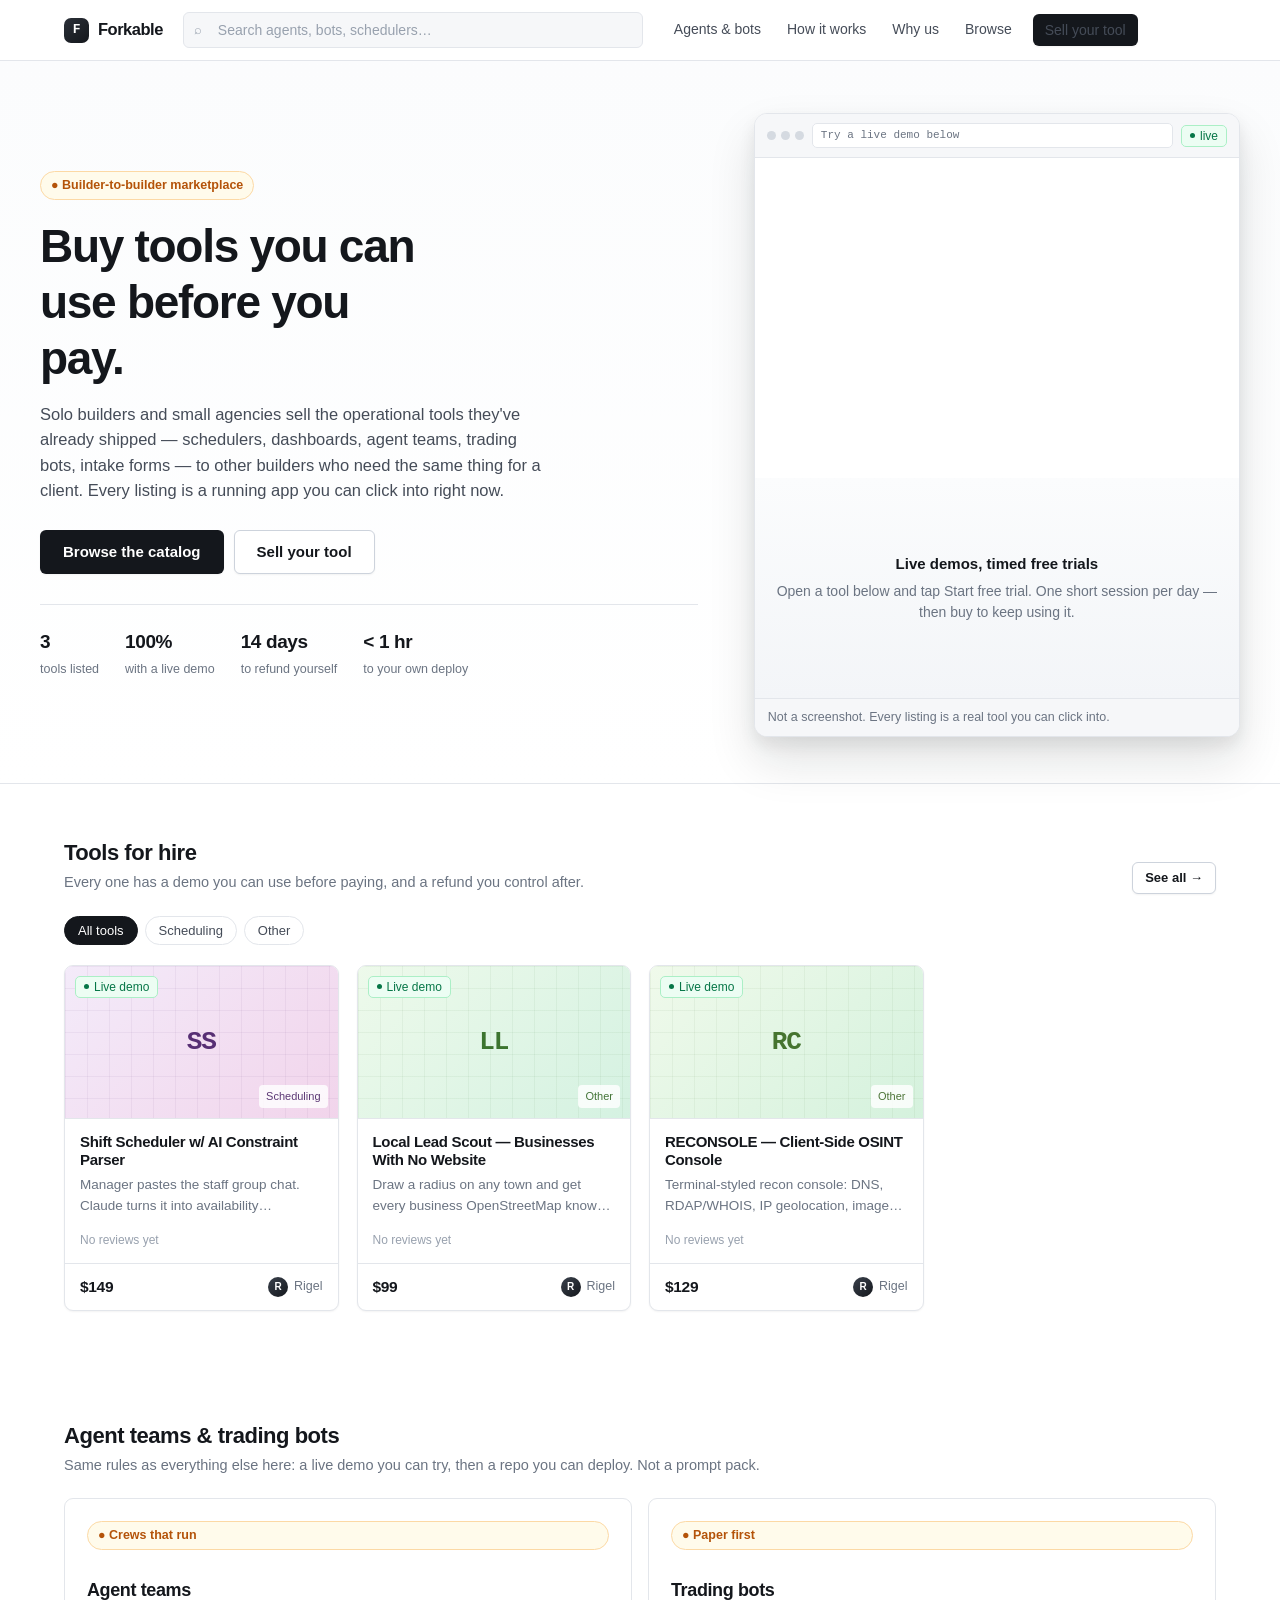
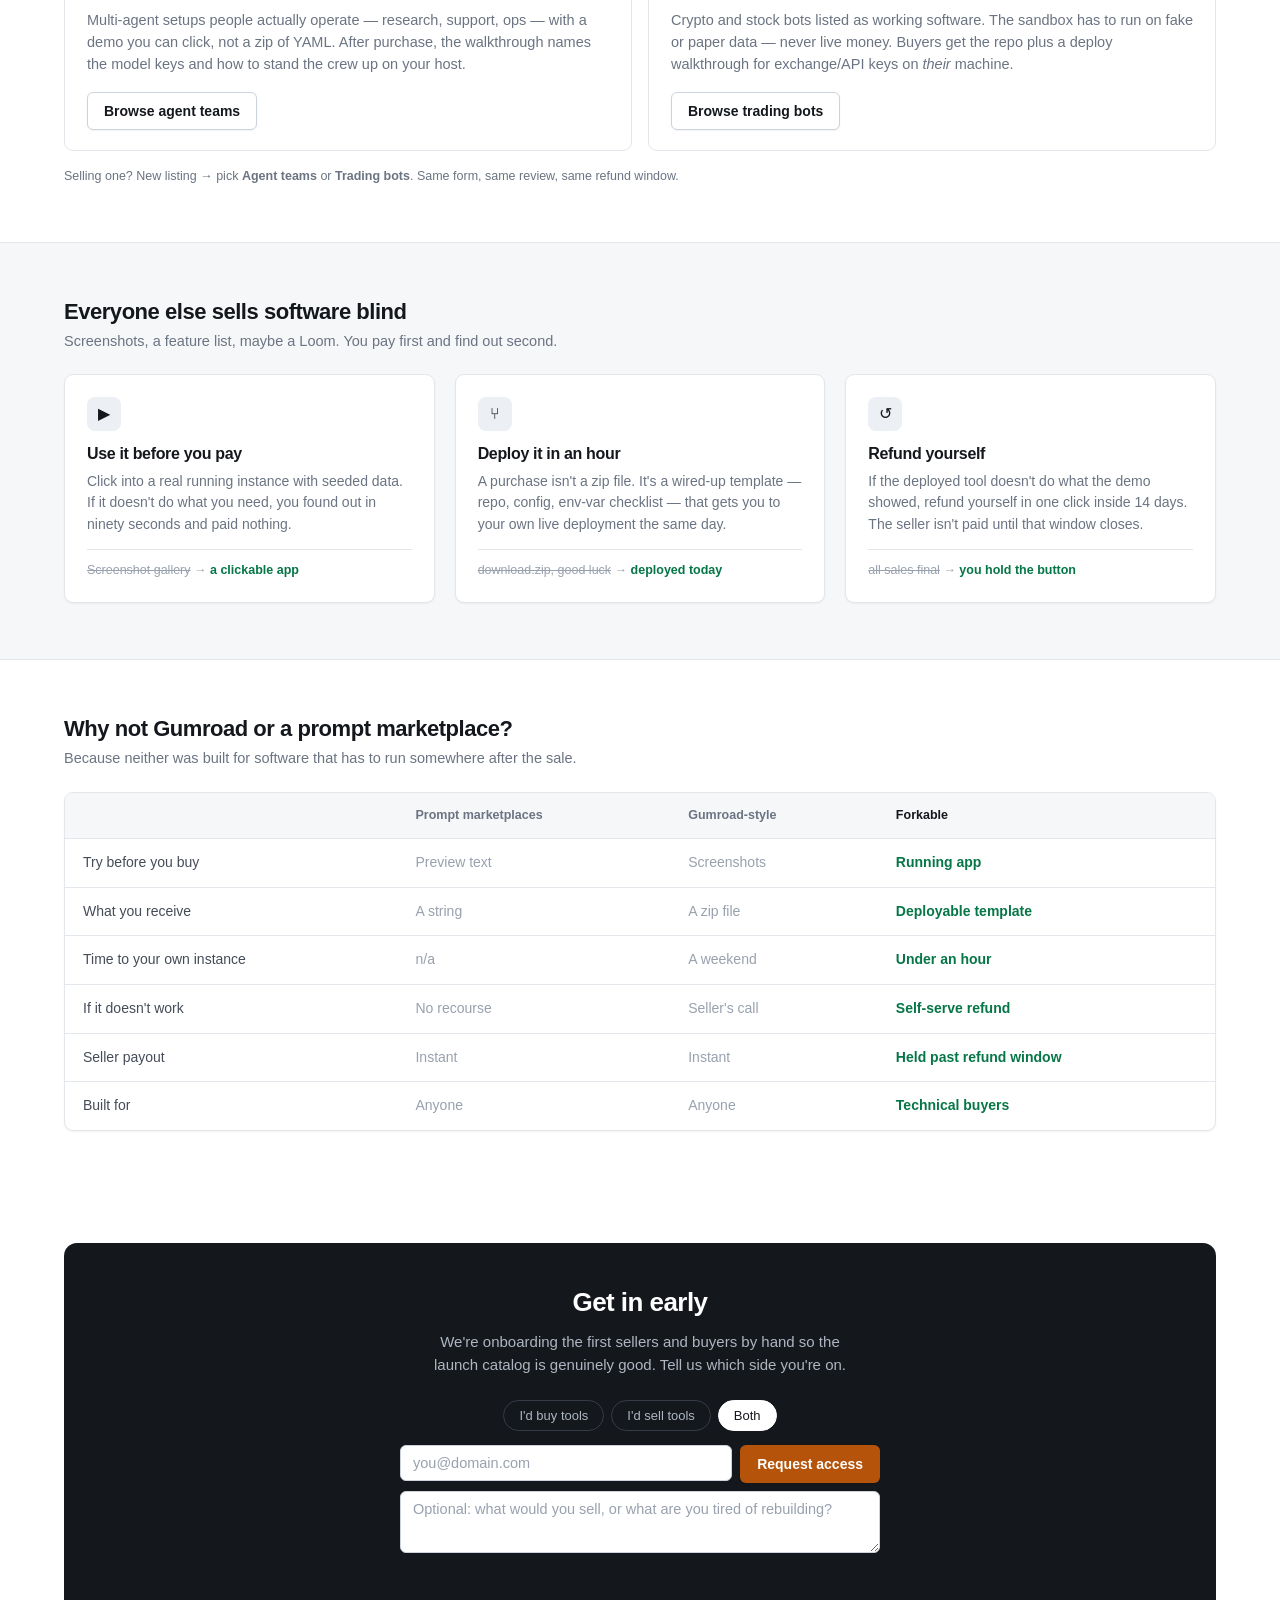
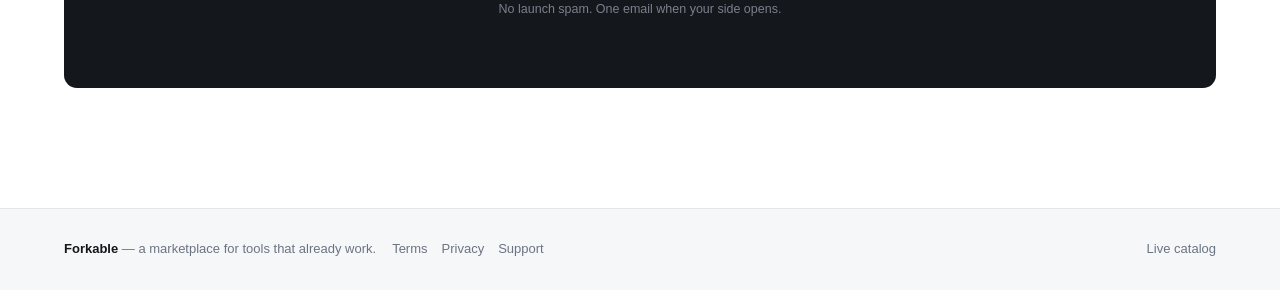
<file: index.html>
<!doctype html>
<html lang="en">
<head>
<meta charset="utf-8">
<meta name="viewport" content="width=device-width, initial-scale=1">
<title>Forkable — buy tools you can use before you pay</title>
<meta name="description" content="A marketplace where builders sell working operational tools to other builders. Every listing has a live demo you can use before paying, ships as a deployable template, and is covered by a refund guarantee.">
<link rel="stylesheet" href="app/theme.css">
<style>
  /* ---------- hero ---------- */
  .hero { border-bottom: 1px solid var(--border); background: linear-gradient(180deg, #fbfcfd, #fff); }
  .hero-in { padding: 52px 0 46px; display: grid; grid-template-columns: 1.15fr .85fr; gap: 56px; align-items: center; }
  @media (max-width: 940px) { .hero-in { grid-template-columns: 1fr; gap: 34px; padding: 40px 0 36px; } }

  .eyebrow { display: inline-flex; align-items: center; gap: 7px; font-size: 12.5px; font-weight: 550; color: var(--accent); background: var(--accent-bg); border: 1px solid var(--accent-line); padding: 4px 10px; border-radius: 999px; margin-bottom: 18px; }
  .hero h1 { font-size: clamp(31px, 4.4vw, 46px); max-width: 15ch; }
  .hero .lede { font-size: 16.5px; color: var(--ink-2); max-width: 56ch; margin-top: 15px; }
  .hero-cta { display: flex; gap: 10px; margin-top: 26px; flex-wrap: wrap; }
  .hero-stats { display: flex; gap: 26px; margin-top: 30px; padding-top: 22px; border-top: 1px solid var(--border); flex-wrap: wrap; }
  .hero-stats div span { display: block; font-size: 19px; font-weight: 650; letter-spacing: -.02em; }
  .hero-stats div small { font-size: 12.5px; color: var(--ink-3); }

  /* Browser chrome around a real running demo — the pitch, shown not told. */
  .hero-demo { border: 1px solid var(--border); border-radius: var(--r-lg); overflow: hidden; box-shadow: var(--shadow-lg); background: #fff; }
  .chrome { display: flex; align-items: center; gap: 8px; padding: 9px 12px; background: var(--bg-soft); border-bottom: 1px solid var(--border); }
  .chrome .lights { display: flex; gap: 5px; }
  .chrome .lights i { width: 9px; height: 9px; border-radius: 50%; background: #d5dae1; }
  .chrome .addr { flex: 1; font-family: var(--mono); font-size: 11px; color: var(--ink-3); background: #fff; border: 1px solid var(--border); border-radius: 5px; padding: 3px 8px; overflow: hidden; text-overflow: ellipsis; white-space: nowrap; }
  .hero-demo iframe { width: 100%; height: 320px; border: 0; display: block; background: #fff; }
  .hero-demo .cap { padding: 9px 13px; border-top: 1px solid var(--border); background: var(--bg-soft); font-size: 12.5px; color: var(--ink-3); }

  /* ---------- sections ---------- */
  section { padding: 56px 0; }
  .sec-head { display: flex; align-items: flex-end; gap: 16px; margin-bottom: 22px; flex-wrap: wrap; }
  .sec-head h2 { font-size: 22px; }
  .sec-head p { color: var(--ink-3); font-size: 14.5px; margin-top: 4px; }
  .sec-head .spacer { margin-left: auto; }

  .cat-rail { display: flex; gap: 7px; margin-bottom: 20px; flex-wrap: wrap; }
  .chip { font-size: 13px; padding: 6px 13px; border-radius: 999px; border: 1px solid var(--border); background: #fff; color: var(--ink-2); cursor: pointer; }
  .chip:hover { border-color: var(--border-strong); }
  .chip[aria-pressed="true"] { background: var(--ink); color: #fff; border-color: var(--ink); }

  /* ---------- how it works ---------- */
  .how { background: var(--bg-soft); border-top: 1px solid var(--border); border-bottom: 1px solid var(--border); }
  .how-grid { display: grid; grid-template-columns: repeat(3, 1fr); gap: 20px; }
  @media (max-width: 880px) { .how-grid { grid-template-columns: 1fr; } }
  .how-item { background: #fff; border: 1px solid var(--border); border-radius: var(--r); padding: 22px; box-shadow: var(--shadow-xs); }
  .how-item .ico { width: 34px; height: 34px; border-radius: 8px; display: grid; place-items: center; font-size: 16px; margin-bottom: 13px; background: var(--bg-sunk); }
  .how-item h3 { margin-bottom: 7px; }
  .how-item p { font-size: 14px; color: var(--ink-3); }
  .how-item .vs { margin-top: 13px; padding-top: 11px; border-top: 1px solid var(--border); font-size: 12.5px; color: var(--ink-4); }
  .how-item .vs s { color: var(--ink-4); }
  .how-item .vs b { color: var(--verified); font-weight: 600; }

  /* ---------- compare ---------- */
  .cmp { overflow-x: auto; border: 1px solid var(--border); border-radius: var(--r); background: #fff; box-shadow: var(--shadow-xs); }
  table { border-collapse: collapse; width: 100%; min-width: 600px; font-size: 14px; }
  th, td { padding: 13px 18px; text-align: left; border-bottom: 1px solid var(--border); }
  thead th { font-size: 12.5px; font-weight: 600; color: var(--ink-3); background: var(--bg-soft); }
  thead th:last-child { color: var(--ink); }
  tbody tr:last-child td { border-bottom: none; }
  td:first-child { color: var(--ink-2); font-weight: 500; }
  td.y { color: var(--verified); font-weight: 550; }
  td.n { color: var(--ink-4); }

  /* ---------- waitlist ---------- */
  .join { background: var(--ink); color: #fff; border-radius: var(--r-lg); padding: 44px; text-align: center; }
  @media (max-width: 620px) { .join { padding: 30px 20px; } }
  .join h2 { color: #fff; font-size: 26px; }
  .join > p { color: #aeb6c2; max-width: 50ch; margin: 11px auto 24px; font-size: 15px; }
  .roles { display: flex; gap: 7px; justify-content: center; margin-bottom: 14px; flex-wrap: wrap; }
  .role { font-size: 13px; padding: 7px 15px; border-radius: 999px; border: 1px solid #363c46; background: transparent; color: #aeb6c2; cursor: pointer; }
  .role:hover { border-color: #4d5561; color: #fff; }
  .role[aria-pressed="true"] { background: #fff; color: var(--ink); border-color: #fff; }
  .join form { max-width: 480px; margin: 0 auto; }
  .join textarea { margin-top: 8px; min-height: 62px; }
  .join .form-note { font-size: 12.5px; color: #79818d; margin-top: 13px; }
  .join .msg.ok { color: #6ee7a8; }
  .join .msg.err { color: #ff9b8f; }

  .agent-split { display: grid; grid-template-columns: 1fr 1fr; gap: 16px; }
  @media (max-width: 760px) { .agent-split { grid-template-columns: 1fr; } }
  .agent-card {
    background: #fff; border: 1px solid var(--border); border-radius: var(--r);
    padding: 22px 22px 20px; display: flex; flex-direction: column; gap: 8px;
  }
  .agent-card h3 { font-size: 18px; margin: 4px 0 0; }
  .agent-card p { color: var(--ink-3); font-size: 14.5px; line-height: 1.5; margin: 0 0 8px; }
  .agent-card .btn { align-self: flex-start; margin-top: auto; }

  /* ---------- listing modal ---------- */
  .modal { position: fixed; inset: 0; z-index: 100; background: rgba(20, 23, 28, .5); backdrop-filter: blur(3px); display: none; overflow-y: auto; padding: 28px 16px; }
  .modal.open { display: block; }
  .sheet { max-width: 1020px; margin: 0 auto; background: #fff; border-radius: var(--r-lg); overflow: hidden; box-shadow: var(--shadow-lg); }
  .sheet-head { display: flex; align-items: flex-start; gap: 16px; padding: 20px 24px; border-bottom: 1px solid var(--border); }
  .sheet-head h2 { font-size: 20px; }
  .close { margin-left: auto; flex: 0 0 auto; width: 32px; height: 32px; border-radius: var(--r-sm); border: 1px solid var(--border); background: #fff; color: var(--ink-3); font-size: 17px; cursor: pointer; line-height: 1; }
  .close:hover { background: var(--bg-soft); color: var(--ink); }
  .sheet-body { display: grid; grid-template-columns: 1fr 316px; }
  @media (max-width: 880px) { .sheet-body { grid-template-columns: 1fr; } }
  .demo-pane { border-right: 1px solid var(--border); min-width: 0; }
  @media (max-width: 880px) { .demo-pane { border-right: none; border-bottom: 1px solid var(--border); } }
  .demo-frame { width: 100%; height: 500px; border: 0; display: block; background: #fff; }
  .demo-note { padding: 10px 14px; font-size: 12.5px; color: var(--ink-3); border-top: 1px solid var(--border); background: var(--bg-soft); }
  .demo-note a { color: var(--link); font-weight: 500; }
  .side { padding: 20px; display: flex; flex-direction: column; gap: 18px; }
  .buybox { border: 1px solid var(--border); border-radius: var(--r); padding: 16px; background: var(--bg-soft); }
  .kv { display: flex; justify-content: space-between; gap: 12px; font-size: 13.5px; padding: 6px 0; border-bottom: 1px solid var(--border); }
  .kv:last-child { border-bottom: none; }
  .kv span:first-child { color: var(--ink-3); }
  .kv span:last-child { text-align: right; font-weight: 500; }
  .guarantee { border: 1px solid var(--verified-line); background: var(--verified-bg); border-radius: var(--r); padding: 13px; font-size: 13px; color: #05603a; }
  .guarantee b { display: block; color: var(--verified); font-weight: 650; margin-bottom: 4px; }
  .side h4 { font-size: 12px; font-weight: 600; color: var(--ink-3); text-transform: uppercase; letter-spacing: .05em; margin-bottom: 7px; }
  .side .desc { font-size: 13.5px; color: var(--ink-2); white-space: pre-line; }
  .tags { display: flex; gap: 5px; flex-wrap: wrap; }

  .hero-demo-ph {
    min-height: 220px; padding: 28px 20px; display: grid; place-items: center;
    text-align: center; color: var(--ink-3); font-size: 14px; line-height: 1.5;
    background:
      linear-gradient(180deg, #fbfcfd, #f3f5f8);
  }
  .hero-demo-ph[hidden] { display: none; }
  .hero-demo-ph b { display: block; color: var(--ink); font-size: 15px; margin-bottom: 6px; }

  /* Phones only — desktop hero/grid/join stay as they are. */
  @media (max-width: 760px) {
    .hero-in { gap: 22px; padding: 28px 0 24px; }
    .hero h1 { font-size: 28px; max-width: none; }
    .hero .lede { font-size: 15px; margin-top: 12px; }
    .hero-cta { flex-direction: column; margin-top: 18px; }
    .hero-cta .btn { width: 100%; height: 46px; }
    .hero-stats {
      display: grid; grid-template-columns: 1fr 1fr; gap: 14px 12px;
      margin-top: 22px; padding-top: 18px;
    }
    .hero-demo iframe { height: 200px; }
    .hero-demo-ph { min-height: 160px; padding: 22px 16px; }
    .chrome .lights { display: none; }

    section { padding: 36px 0; }
    .sec-head { margin-bottom: 16px; }
    .sec-head h2 { font-size: 20px; }
    .sec-head .spacer { margin-left: 0; width: 100%; }

    .cmp { -webkit-overflow-scrolling: touch; }
    table { min-width: 520px; font-size: 13px; }
    th, td { padding: 10px 12px; }

    .join { padding: 26px 16px; border-radius: var(--r); text-align: left; }
    .join h2 { font-size: 22px; }
    .join > p { margin-left: 0; margin-right: 0; }
    .roles { justify-content: flex-start; }
    .join .row { flex-direction: column; }
    .join .row .btn { width: 100%; }

    .modal { padding: 0; }
    .sheet { border-radius: 0; min-height: 100%; }
    .sheet-head { padding: 14px 16px; }
    .sheet-head h2 { font-size: 18px; }
    .side { padding: 16px; }
    .demo-frame { height: 280px; }
  }
</style>
</head>
<body>

<header class="site-header">
  <div class="wrap header-in">
    <a href="#top" class="brand"><span class="mark">F</span><span class="brand-text">Forkable</span></a>
    <div class="header-search">
      <span class="icon">⌕</span>
      <input id="hsearch" type="search" placeholder="Search agents, bots, schedulers…" aria-label="Search tools">
    </div>
    <nav class="header-nav">
      <a href="#agents" class="hide-sm">Agents &amp; bots</a>
      <a href="#how" class="hide-sm">How it works</a>
      <a href="#compare" class="hide-sm">Why us</a>
      <a href="app.html#/browse">Browse</a>
      <a href="app.html#/dashboard/seller/new" class="btn btn-primary btn-sm" style="margin-left:6px">Sell your tool</a>
    </nav>
  </div>
</header>

<div id="top" class="hero">
  <div class="wrap hero-in">
    <div>
      <span class="eyebrow">● Builder-to-builder marketplace</span>
      <h1>Buy tools you can use before you pay.</h1>
      <p class="lede">
        Solo builders and small agencies sell the operational tools they've already
        shipped — schedulers, dashboards, agent teams, trading bots, intake forms — to
        other builders who need the same thing for a client. Every listing is a running
        app you can click into right now.
      </p>
      <div class="hero-cta">
        <a href="#catalog" class="btn btn-primary btn-lg">Browse the catalog</a>
        <a href="app.html#/dashboard/seller/new" class="btn btn-secondary btn-lg">Sell your tool</a>
      </div>
      <div class="hero-stats">
        <div><span id="stat-count">—</span><small>tools listed</small></div>
        <div><span>100%</span><small>with a live demo</small></div>
        <div><span>14 days</span><small>to refund yourself</small></div>
        <div><span>&lt; 1 hr</span><small>to your own deploy</small></div>
      </div>
    </div>

    <div class="hero-demo">
      <div class="chrome">
        <div class="lights"><i></i><i></i><i></i></div>
        <div class="addr" id="hero-addr">demo.forkable.dev</div>
        <span class="badge badge-live"><span class="dot"></span>live</span>
      </div>
      <iframe id="hero-frame" title="Live demo preview" referrerpolicy="no-referrer"
              sandbox="allow-scripts allow-forms allow-popups allow-modals" hidden></iframe>
      <div class="hero-demo-ph" id="hero-ph">
        <div>
          <b>Live demos, timed free trials</b>
          Open a tool below and tap Start free trial. One short session per day — then buy to keep using it.
        </div>
      </div>
      <div class="cap">Not a screenshot. Every listing is a real tool you can click into.</div>
    </div>
  </div>
</div>

<section id="catalog">
  <div class="wrap">
    <div class="sec-head">
      <div>
        <h2>Tools for hire</h2>
        <p>Every one has a demo you can use before paying, and a refund you control after.</p>
      </div>
      <a href="app.html#/browse" class="btn btn-secondary btn-sm spacer">See all →</a>
    </div>
    <div class="cat-rail" id="cat-rail"></div>
    <div class="grid" id="listing-grid"></div>
  </div>
</section>

<section id="agents">
  <div class="wrap">
    <div class="sec-head">
      <div>
        <h2>Agent teams &amp; trading bots</h2>
        <p>Same rules as everything else here: a live demo you can try, then a repo you can deploy. Not a prompt pack.</p>
      </div>
    </div>
    <div class="agent-split">
      <div class="agent-card">
        <span class="eyebrow">● Crews that run</span>
        <h3>Agent teams</h3>
        <p>Multi-agent setups people actually operate — research, support, ops — with a demo you can click, not a zip of YAML. After purchase, the walkthrough names the model keys and how to stand the crew up on your host.</p>
        <a class="btn btn-secondary" href="app.html#/browse?cat=ai_agents">Browse agent teams</a>
      </div>
      <div class="agent-card">
        <span class="eyebrow">● Paper first</span>
        <h3>Trading bots</h3>
        <p>Crypto and stock bots listed as working software. The sandbox has to run on fake or paper data — never live money. Buyers get the repo plus a deploy walkthrough for exchange/API keys on <em>their</em> machine.</p>
        <a class="btn btn-secondary" href="app.html#/browse?cat=trading_bots">Browse trading bots</a>
      </div>
    </div>
    <p class="hint" style="margin-top:16px">Selling one? New listing → pick <b>Agent teams</b> or <b>Trading bots</b>. Same form, same review, same refund window.</p>
  </div>
</section>

<section id="how" class="how">
  <div class="wrap">
    <div class="sec-head">
      <div>
        <h2>Everyone else sells software blind</h2>
        <p>Screenshots, a feature list, maybe a Loom. You pay first and find out second.</p>
      </div>
    </div>
    <div class="how-grid">
      <div class="how-item">
        <div class="ico">▶</div>
        <h3>Use it before you pay</h3>
        <p>Click into a real running instance with seeded data. If it doesn't do what you need, you found out in ninety seconds and paid nothing.</p>
        <div class="vs"><s>Screenshot gallery</s> → <b>a clickable app</b></div>
      </div>
      <div class="how-item">
        <div class="ico">⑂</div>
        <h3>Deploy it in an hour</h3>
        <p>A purchase isn't a zip file. It's a wired-up template — repo, config, env-var checklist — that gets you to your own live deployment the same day.</p>
        <div class="vs"><s>download.zip, good luck</s> → <b>deployed today</b></div>
      </div>
      <div class="how-item">
        <div class="ico">↺</div>
        <h3>Refund yourself</h3>
        <p>If the deployed tool doesn't do what the demo showed, refund yourself in one click inside 14 days. The seller isn't paid until that window closes.</p>
        <div class="vs"><s>all sales final</s> → <b>you hold the button</b></div>
      </div>
    </div>
  </div>
</section>

<section id="compare">
  <div class="wrap">
    <div class="sec-head">
      <div>
        <h2>Why not Gumroad or a prompt marketplace?</h2>
        <p>Because neither was built for software that has to run somewhere after the sale.</p>
      </div>
    </div>
    <div class="cmp">
      <table>
        <thead>
          <tr><th>&nbsp;</th><th>Prompt marketplaces</th><th>Gumroad-style</th><th>Forkable</th></tr>
        </thead>
        <tbody>
          <tr><td>Try before you buy</td><td class="n">Preview text</td><td class="n">Screenshots</td><td class="y">Running app</td></tr>
          <tr><td>What you receive</td><td class="n">A string</td><td class="n">A zip file</td><td class="y">Deployable template</td></tr>
          <tr><td>Time to your own instance</td><td class="n">n/a</td><td class="n">A weekend</td><td class="y">Under an hour</td></tr>
          <tr><td>If it doesn't work</td><td class="n">No recourse</td><td class="n">Seller's call</td><td class="y">Self-serve refund</td></tr>
          <tr><td>Seller payout</td><td class="n">Instant</td><td class="n">Instant</td><td class="y">Held past refund window</td></tr>
          <tr><td>Built for</td><td class="n">Anyone</td><td class="n">Anyone</td><td class="y">Technical buyers</td></tr>
        </tbody>
      </table>
    </div>
  </div>
</section>

<section>
  <div class="wrap">
    <div class="join">
      <h2>Get in early</h2>
      <p>We're onboarding the first sellers and buyers by hand so the launch catalog is genuinely good. Tell us which side you're on.</p>

      <div class="roles" id="roles">
        <button type="button" class="role" data-role="buyer" aria-pressed="false">I'd buy tools</button>
        <button type="button" class="role" data-role="seller" aria-pressed="false">I'd sell tools</button>
        <button type="button" class="role" data-role="both" aria-pressed="true">Both</button>
      </div>

      <form id="wl-form" novalidate>
        <div class="row">
          <input type="email" id="wl-email" placeholder="you@domain.com" autocomplete="email" required>
          <button type="submit" class="btn btn-accent" id="wl-submit">Request access</button>
        </div>
        <textarea id="wl-note" placeholder="Optional: what would you sell, or what are you tired of rebuilding?"></textarea>
      </form>

      <div class="msg" id="wl-msg" role="status" aria-live="polite"></div>
      <p class="form-note">No launch spam. One email when your side opens.</p>
    </div>
  </div>
</section>

<footer class="site-footer">
  <div class="wrap footer-in">
    <span><strong style="color:var(--ink)">Forkable</strong> — a marketplace for tools that already work.</span>
    <span class="legal-links"><a href="terms.html">Terms</a><a href="privacy.html">Privacy</a><a href="mailto:support@forkable.dev">Support</a></span>
    <span class="spacer" id="build-note"></span>
  </div>
</footer>

<div class="modal" id="modal" role="dialog" aria-modal="true" aria-labelledby="m-title">
  <div class="sheet">
    <div class="sheet-head">
      <div>
        <h2 id="m-title"></h2>
        <div style="display:flex;gap:6px;margin-top:8px;flex-wrap:wrap" id="m-pills"></div>
      </div>
      <button class="close" id="m-close" aria-label="Close">×</button>
    </div>
    <div class="sheet-body">
      <div class="demo-pane">
        <div class="chrome">
          <div class="lights"><i></i><i></i><i></i></div>
          <div class="addr" id="m-url"></div>
          <span class="badge badge-live"><span class="dot"></span>live sandbox</span>
        </div>
        <div class="hero-demo-ph" id="m-trial">
          <div>
            <b>Try the live tool</b>
            One timed free trial per day. Click start — opening the card does not burn it.
            <div style="margin-top:14px">
              <button type="button" class="btn btn-primary" id="m-start">Start free trial</button>
            </div>
          </div>
        </div>
        <iframe class="demo-frame" id="m-frame" title="Live demo" loading="lazy" referrerpolicy="no-referrer"
                sandbox="allow-scripts allow-forms allow-popups allow-modals allow-downloads" hidden></iframe>
        <div class="demo-note" id="m-note"></div>
      </div>
      <div class="side">
        <div class="buybox">
          <div style="display:flex;align-items:baseline;justify-content:space-between;margin-bottom:12px">
            <span class="price" id="m-price" style="font-size:24px"></span>
            <span style="font-size:12px;color:var(--ink-3)">one-time</span>
          </div>
          <a href="#join" class="btn btn-primary btn-block btn-lg" id="m-buy">Buy — early access</a>
          <div class="kv" style="margin-top:12px"><span>Deploy time</span><span id="m-deploy"></span></div>
          <div class="kv"><span>You'll need</span><span id="m-services"></span></div>
          <div class="kv"><span>Seller</span><span id="m-seller"></span></div>
        </div>
        <div class="guarantee">
          <b>Outcome guarantee</b>
          If your deployment doesn't do what this demo just did, refund yourself within 14 days.
          The seller isn't paid until that window closes.
        </div>
        <div>
          <h4>What it is</h4>
          <p class="desc" id="m-desc"></p>
        </div>
        <div>
          <h4>Stack</h4>
          <div class="tags" id="m-stack"></div>
        </div>
      </div>
    </div>
  </div>
</div>

<script src="config.js"></script>
<script src="app/analytics.js"></script>
<script src="app/db.js"></script>
<script>
(function () {
  'use strict';
  var CFG = window.FORKABLE_CONFIG || {};
  var LISTINGS = window.FORKABLE_LISTINGS || [];
  var activeCat = '';

  var CATS = {
    ai_agents: 'Agent teams', trading_bots: 'Trading bots',
    scheduling: 'Scheduling', dashboard: 'Dashboards', intake_form: 'Intake forms',
    payroll: 'Payroll', ai_integration: 'AI integrations', other: 'Other'
  };

  function $(id) { return document.getElementById(id); }
  function esc(s) {
    return String(s == null ? '' : s).replace(/[&<>"']/g, function (c) {
      return { '&': '&amp;', '<': '&lt;', '>': '&gt;', '"': '&quot;', "'": '&#39;' }[c];
    });
  }
  function money(c) { return '$' + (Number(c || 0) / 100).toFixed(Number(c || 0) % 100 ? 2 : 0); }

  /* Stable pseudo-random hue per listing so covers look designed, not random. */
  function hue(seed) {
    var h = 0, s = String(seed || '');
    for (var i = 0; i < s.length; i++) h = (h * 31 + s.charCodeAt(i)) % 360;
    return h;
  }
  function monogram(title) {
    // Only letters/digits start a word — otherwise "RECONSOLE — OSINT" reads "R—".
    var words = String(title || '?').split(/[^A-Za-z0-9]+/).filter(Boolean);
    if (!words.length) return '?';
    if (words.length === 1) return words[0].slice(0, 2).toUpperCase();
    return (words[0][0] + words[1][0]).toUpperCase();
  }
  function stars(avg, count) {
    if (!count) return '<span class="stars none">No reviews yet</span>';
    var full = Math.round(avg), s = '';
    for (var i = 1; i <= 5; i++) s += i <= full ? '<b>★</b>' : '★';
    return '<span class="stars"><span class="s">' + s + '</span>' +
      '<span class="val">' + Number(avg).toFixed(1) + '</span>' +
      '<span>(' + count + ')</span></span>';
  }

  /* Real catalog when there is one; the curated three otherwise. A marketing page
     with an empty grid is worse than one with known-good examples. */
  function loadRealListings() {
    if (!window.DB) return Promise.resolve(null);
    return window.DB.listListings({ sort: 'newest' }).then(function (rows) {
      var live = (rows || []).filter(function (l) { return l.status === 'live'; });
      if (!live.length) return null;
      return live.map(function (l) {
        return {
          id: l.id, listingId: l.id, title: l.title, category: l.category, priceCents: l.price_cents,
          seller: { name: l.seller_name || 'A builder' },
          shortDescription: l.short_description, longDescription: l.long_description,
          has_demo: !!(l.has_demo || l.demo_url),
          demo: null, // durable URL is not public — trial goes through startDemoSession
          stack: l.tech_stack_tags || [],
          avgRating: l.avg_rating, reviewCount: l.review_count,
          deployMinutes: null, services: [],
          href: 'app.html#/listing/' + l.id
        };
      });
    }).catch(function () { return null; });
  }

  /* ---------- catalog ---------- */
  function visible() {
    return LISTINGS.filter(function (l) { return !activeCat || l.category === activeCat; });
  }

  function paintRail() {
    var cats = [''].concat(Object.keys(CATS).filter(function (c) {
      return LISTINGS.some(function (l) { return l.category === c; });
    }));
    $('cat-rail').innerHTML = cats.map(function (c) {
      return '<button class="chip" data-c="' + c + '" aria-pressed="' + (activeCat === c) + '">' +
        (c ? CATS[c] : 'All tools') + '</button>';
    }).join('');
  }

  function paintGrid() {
    var rows = visible();
    $('listing-grid').innerHTML = rows.map(function (l, i) {
      var idx = LISTINGS.indexOf(l);
      return '<a class="card" href="#" data-i="' + idx + '" aria-label="Open ' + esc(l.title) + '">' +
        '<div class="cover" style="--h:' + hue(l.id || l.title) + '">' +
          (l.demo || l.has_demo ? '<span class="badge badge-live cover-badge"><span class="dot"></span>Live demo</span>' : '') +
          '<span class="monogram">' + esc(monogram(l.title)) + '</span>' +
          '<span class="cover-cat">' + esc(CATS[l.category] || l.category) + '</span>' +
        '</div>' +
        '<div class="card-body">' +
          '<h3>' + esc(l.title) + '</h3>' +
          '<p class="card-desc">' + esc(l.shortDescription) + '</p>' +
          stars(l.avgRating, l.reviewCount) +
        '</div>' +
        '<div class="card-foot">' +
          '<span class="price">' + money(l.priceCents) + '</span>' +
          '<span class="seller-inline spacer">' +
            '<span class="avatar">' + esc((l.seller.name || '?')[0].toUpperCase()) + '</span>' +
            esc(l.seller.name) +
          '</span>' +
        '</div>' +
      '</a>';
    }).join('');

    $('stat-count').textContent = LISTINGS.length;
  }

  $('cat-rail').addEventListener('click', function (e) {
    var b = e.target.closest('.chip');
    if (!b) return;
    activeCat = b.dataset.c;
    Array.prototype.forEach.call(this.children, function (x) {
      x.setAttribute('aria-pressed', String(x === b));
    });
    paintGrid();
  });

  /* ---------- hero demo ---------- */
  /* Do NOT auto-start a trial on page load — that would burn the daily session
   * before anyone clicked. The hero is a teaser; the modal starts the gate. */
  function paintHero() {
    var first = LISTINGS[0];
    $('hero-addr').textContent = first ? 'Try a live demo below' : 'live sandbox';
    var frame = $('hero-frame');
    var ph = $('hero-ph');
    if (frame) { frame.hidden = true; frame.src = 'about:blank'; }
    if (ph) ph.hidden = false;
  }

  /* ---------- modal ---------- */
  var modal = $('modal'), frame = $('m-frame'), lastFocus = null;

  function openListing(i) {
    var l = LISTINGS[i];
    if (!l) return;
    lastFocus = document.activeElement;
    $('m-title').textContent = l.title;
    $('m-pills').innerHTML =
      (l.demo || l.has_demo ? '<span class="badge badge-live"><span class="dot"></span>Live demo</span>' : '') +
      '<span class="badge">' + esc(CATS[l.category] || l.category) + '</span>' +
      '<span class="badge">by ' + esc(l.seller.name) + '</span>';
    $('m-url').textContent = 'live sandbox · free trial';
    $('m-note').textContent = 'One timed free trial per day. Buy to keep using it.';
    $('m-price').textContent = money(l.priceCents);
    $('m-deploy').textContent = l.deployMinutes ? '~' + l.deployMinutes + ' min' : 'see listing';
    $('m-services').textContent = (l.services || []).join(', ') || 'see listing';
    $('m-seller').textContent = l.seller.name;
    $('m-desc').textContent = l.longDescription;
    $('m-stack').innerHTML = (l.stack || []).map(function (t) {
      return '<span class="tag">' + esc(t) + '</span>';
    }).join('');
    $('m-buy').setAttribute('href', l.href || '#join');
    $('m-buy').textContent = l.href ? 'View full listing →' : 'Buy — early access';
    frame.src = 'about:blank';
    frame.hidden = true;
    var trial = $('m-trial');
    var startBtn = $('m-start');
    if (trial) trial.hidden = false;
    if (startBtn) {
      startBtn.disabled = false;
      startBtn.textContent = 'Start free trial';
    }
    modal.classList.add('open');
    document.body.style.overflow = 'hidden';
    $('m-close').focus();

    if (!(l.demo || l.has_demo || l.id)) {
      if (trial) trial.hidden = true;
      $('m-note').textContent = 'No demo on this listing yet.';
      return;
    }

    var opts = l.listingId
      ? { listingId: l.listingId }
      : { featuredId: l.id };

    function startTrial() {
      if (startBtn) {
        startBtn.disabled = true;
        startBtn.textContent = 'Starting…';
      }
      $('m-url').textContent = 'Starting free trial…';
      DB.startDemoSession(opts).then(function (session) {
        var launch = FKUrl.safeLaunch(session && session.launch_url);
        if (!launch) {
          $('m-url').textContent = 'Demo locked';
          $('m-note').textContent = 'The demo session did not return a safe link.';
          if (startBtn) { startBtn.disabled = false; startBtn.textContent = 'Start free trial'; }
          return;
        }
        // No allow-same-origin: first-party /demos/* share this origin. Scripts
        // plus same-origin would let a demo read the marketplace login.
        frame.setAttribute('sandbox', 'allow-scripts allow-forms allow-popups allow-modals allow-downloads');
        frame.src = launch;
        frame.hidden = false;
        if (trial) trial.hidden = true;
        $('m-url').textContent = session.unlimited
          ? 'live sandbox · unlocked'
          : 'live sandbox · trial';
        $('m-note').innerHTML = (session.unlimited
          ? 'Unlocked access. '
          : 'Timed free trial — one session per day. ') +
          '<a href="' + esc(launch) + '" target="_blank" rel="noopener">Open in a new tab ↗</a>';
      }).catch(function (err) {
        $('m-url').textContent = 'Demo locked';
        $('m-note').textContent = (err && err.message) ||
          "Today's free trial is used up. Come back tomorrow, or buy the tool.";
        frame.src = 'about:blank';
        frame.hidden = true;
        if (startBtn) { startBtn.disabled = false; startBtn.textContent = 'Try again'; }
      });
    }

    if (startBtn) startBtn.onclick = startTrial;
  }

  function closeModal() {
    modal.classList.remove('open');
    frame.src = 'about:blank';
    frame.hidden = true;
    document.body.style.overflow = '';
    if (lastFocus) lastFocus.focus();
  }

  $('listing-grid').addEventListener('click', function (e) {
    var card = e.target.closest('.card');
    if (!card) return;
    e.preventDefault();
    openListing(Number(card.dataset.i));
  });
  $('m-close').addEventListener('click', closeModal);
  $('m-buy').addEventListener('click', function () { setTimeout(closeModal, 60); });
  modal.addEventListener('click', function (e) { if (e.target === modal) closeModal(); });
  document.addEventListener('keydown', function (e) {
    if (e.key === 'Escape' && modal.classList.contains('open')) closeModal();
  });

  /* Header search hands off to the real catalog rather than faking it here. */
  $('hsearch').addEventListener('keydown', function (e) {
    if (e.key !== 'Enter') return;
    var q = e.target.value.trim();
    location.href = 'app.html#/browse' + (q ? '?q=' + encodeURIComponent(q) : '');
  });

  /* ---------- waitlist ---------- */
  var role = 'both';
  $('roles').addEventListener('click', function (e) {
    var b = e.target.closest('.role');
    if (!b) return;
    role = b.dataset.role;
    Array.prototype.forEach.call(this.querySelectorAll('.role'), function (x) {
      x.setAttribute('aria-pressed', String(x === b));
    });
  });

  var msg = $('wl-msg'), submit = $('wl-submit');
  function say(t, k) { msg.textContent = t; msg.className = 'msg ' + (k || ''); }

  var LOCAL_MODE = !CFG.supabaseUrl || !CFG.supabaseAnonKey;

  function saveLocal(row) {
    var key = 'forkable_waitlist', all = [];
    try { all = JSON.parse(localStorage.getItem(key) || '[]'); } catch (e) { all = []; }
    all.push(row);
    localStorage.setItem(key, JSON.stringify(all));
    return all.length;
  }

  $('wl-form').addEventListener('submit', function (e) {
    e.preventDefault();
    var email = $('wl-email').value.trim();
    var note = $('wl-note').value.trim();

    if (!/^[^@\s]+@[^@\s]+\.[^@\s]+$/.test(email)) { say("That email doesn't look right.", 'err'); return; }

    var row = { email: email, role: role, note: note || null, created_at: new Date().toISOString() };
    submit.disabled = true;
    say('Sending…');

    if (LOCAL_MODE) {
      var n = saveLocal(row);
      submit.disabled = false;
      $('wl-form').reset();
      say('Saved locally (' + n + ' on this device) — Supabase not configured yet.', 'ok');
      return;
    }

    fetch('/api/waitlist', {
      method: 'POST',
      headers: { 'Content-Type': 'application/json' },
      body: JSON.stringify({ email: row.email, role: row.role, note: row.note })
    }).then(function (res) {
      return res.json().catch(function () { return {}; }).then(function (j) {
        submit.disabled = false;
        if (res.ok) {
          $('wl-form').reset();
          say(j.already
            ? "You're already on the list."
            : "You're on the list. We'll email you when your side opens.", 'ok');
        } else if (res.status === 429) {
          say((j && j.error) || 'Too many tries. Wait a bit and try again.', 'err');
        } else {
          saveLocal(row);
          say("Couldn't reach the server — saved locally, try again later.", 'err');
        }
      });
    }).catch(function () {
      submit.disabled = false;
      saveLocal(row);
      say('Network error — saved locally, try again later.', 'err');
    });
  });

  window.forkableWaitlist = function () {
    try { return JSON.parse(localStorage.getItem('forkable_waitlist') || '[]'); }
    catch (e) { return []; }
  };

  /* ---------- boot ---------- */
  paintRail(); paintGrid(); paintHero();

  loadRealListings().then(function (real) {
    if (!real) return;
    LISTINGS = real;
    activeCat = '';
    paintRail(); paintGrid(); paintHero();
  });

  $('build-note').textContent = (window.DB && window.DB.mode === 'supabase')
    ? 'Live catalog' : 'Validation build · not yet accepting payments';
})();
</script>
</body>
</html>
</file>
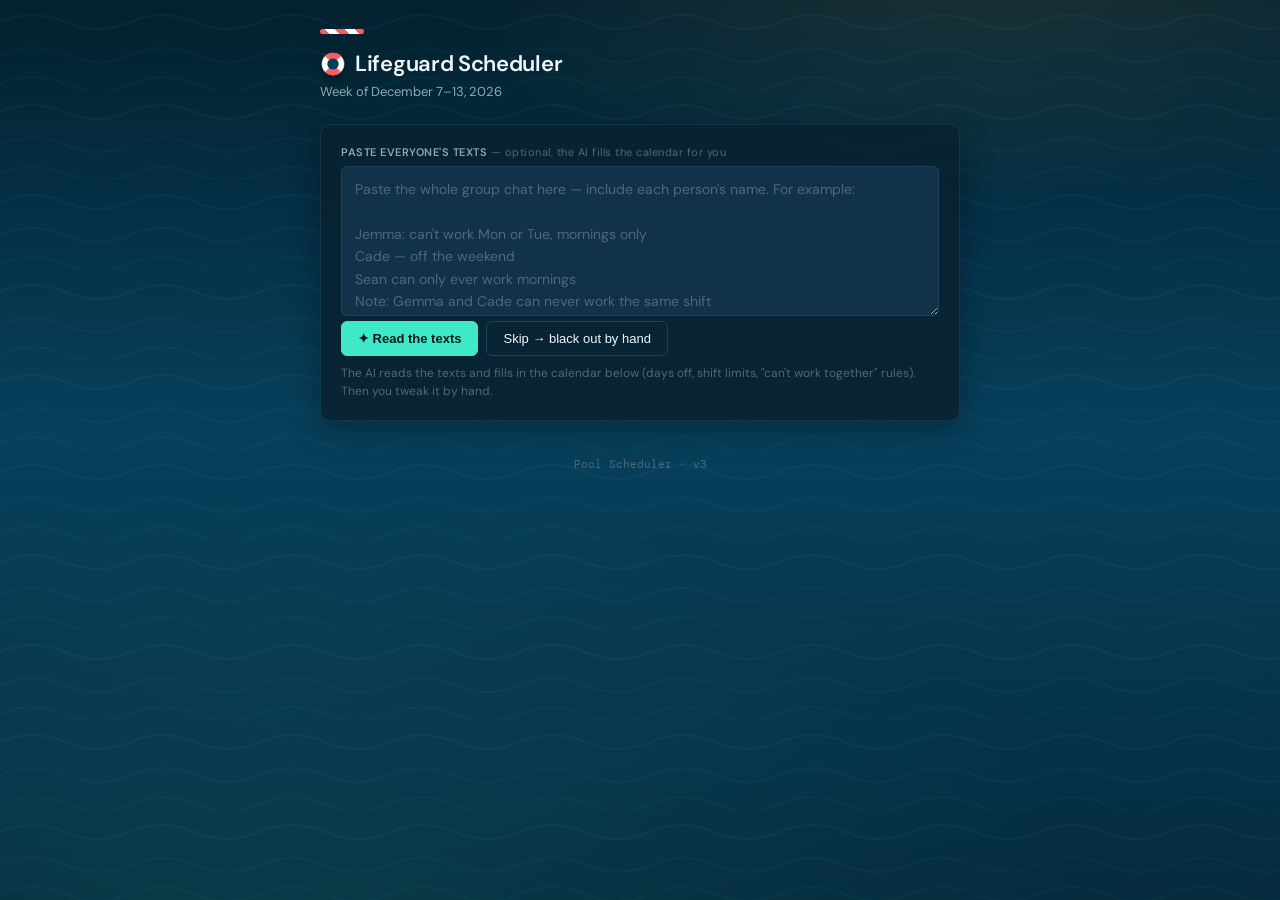
<file: demos/guard-scheduler/index.html>
<!DOCTYPE html>
<html lang="en">
<head>
<meta charset="UTF-8">
<meta name="viewport" content="width=device-width, initial-scale=1.0">
<title>Pool Scheduler</title>
<link rel="preconnect" href="https://fonts.googleapis.com">
<link href="https://fonts.googleapis.com/css2?family=DM+Sans:wght@300;400;500;600&family=DM+Mono:wght@400;500&display=swap" rel="stylesheet">
<style>
:root{--bg:#052738;--surface:rgba(10,34,48,0.88);--surface2:#123249;--border:rgba(120,200,255,0.10);--border2:rgba(120,200,255,0.18);--text:#f0f6f8;--muted:#8fa8b5;--faint:#4e6a78;--cyan:#3ee8c8;--cyan-dim:rgba(62,232,200,0.12);--cyan-glow:rgba(62,232,200,0.25);--green:#4dce8a;--green-dim:rgba(77,206,138,0.12);--orange:#f5a623;--red:#ff5c5c;--red-dim:rgba(255,92,92,0.15);--blue:#5b9dff;--radius:10px;--radius-sm:6px;}
*,*::before,*::after{box-sizing:border-box;margin:0;padding:0;}
html,body{color:var(--text);font-family:'DM Sans',sans-serif;min-height:100vh;-webkit-font-smoothing:antialiased;}
/* pool water background: deep-end gradient + sun glint + drifting caustic waves */
body{background:
  radial-gradient(900px 420px at 78% -60px, rgba(255,226,130,0.10), transparent 65%),
  radial-gradient(1400px 700px at 20% 100%, rgba(62,232,200,0.08), transparent 60%),
  linear-gradient(180deg,#03202e 0%,#07405c 48%,#052b3d 100%);}
body::before{content:'';position:fixed;inset:0;z-index:-1;pointer-events:none;opacity:0.5;
  background-image:url("data:image/svg+xml,%3Csvg xmlns='http://www.w3.org/2000/svg' width='260' height='90' viewBox='0 0 260 90'%3E%3Cpath d='M0 22 Q 32 8 65 22 T 130 22 T 195 22 T 260 22' fill='none' stroke='rgba(120,210,255,0.10)' stroke-width='2'/%3E%3Cpath d='M0 55 Q 32 41 65 55 T 130 55 T 195 55 T 260 55' fill='none' stroke='rgba(120,210,255,0.07)' stroke-width='2'/%3E%3Cpath d='M0 84 Q 32 70 65 84 T 130 84 T 195 84 T 260 84' fill='none' stroke='rgba(62,232,200,0.08)' stroke-width='2'/%3E%3C/svg%3E");
  animation:drift 26s linear infinite;}
@keyframes drift{from{background-position:0 0;}to{background-position:260px 0;}}
.app{max-width:680px;margin:0 auto;padding:28px 20px 64px;}
.page-header{margin-bottom:24px;}
.page-accent{display:inline-block;width:44px;height:5px;border-radius:3px;margin-bottom:10px;background:repeating-linear-gradient(45deg,#ff5c5c 0 7px,#fff 7px 14px);}
.page-title{font-size:22px;font-weight:600;letter-spacing:-0.3px;display:flex;align-items:center;gap:9px;}
.lifering{width:26px;height:26px;flex:none;filter:drop-shadow(0 2px 5px rgba(0,0,0,0.4));}
.page-sub{font-size:13px;color:var(--muted);margin-top:5px;}
.card{background:var(--surface);border:1px solid var(--border);border-radius:var(--radius);padding:20px;margin-bottom:14px;transition:border-color 0.2s;box-shadow:0 10px 30px rgba(0,10,20,0.35);backdrop-filter:blur(3px);}
.card:focus-within{border-color:var(--border2);}
label{display:block;font-size:11px;font-weight:600;color:var(--muted);letter-spacing:0.5px;text-transform:uppercase;margin-bottom:7px;}
textarea,input[type=number],input[type=text]{width:100%;padding:11px 13px;border-radius:var(--radius-sm);border:1px solid var(--border);background:var(--surface2);color:var(--text);font-family:'DM Sans',sans-serif;font-size:14px;line-height:1.6;outline:none;transition:border-color 0.15s,box-shadow 0.15s;}
textarea{resize:vertical;min-height:150px;}
textarea:focus,input:focus{border-color:var(--cyan);box-shadow:0 0 0 3px var(--cyan-glow);}
textarea::placeholder,input::placeholder{color:var(--faint);}
input[type=number]{max-width:90px;}
.btn{display:inline-flex;align-items:center;gap:6px;padding:9px 16px;border-radius:var(--radius-sm);border:1px solid var(--border2);background:var(--surface2);color:var(--text);font-size:13px;font-weight:500;cursor:pointer;transition:all 0.15s;white-space:nowrap;}
.btn:hover{background:#252a3a;border-color:rgba(255,255,255,0.18);}
.btn:disabled{opacity:0.4;cursor:not-allowed;}
.btn-primary{background:var(--cyan);color:#0a1a16;border-color:var(--cyan);font-weight:600;}
.btn-primary:hover{background:#5df0d4;border-color:#5df0d4;}
.btn-ghost{background:transparent;}
.btn-success{background:var(--green-dim);color:var(--green);border-color:rgba(77,206,138,0.3);}
.btn-danger{background:var(--red-dim);color:var(--red);border-color:rgba(255,92,92,0.3);}
.btn-row{display:flex;gap:8px;flex-wrap:wrap;align-items:center;}
.alert{padding:11px 14px;border-radius:var(--radius-sm);font-size:13px;margin-top:12px;border:1px solid transparent;line-height:1.5;}
.alert-success{background:var(--green-dim);color:var(--green);border-color:rgba(77,206,138,0.25);}
.alert-info{background:var(--cyan-dim);color:var(--cyan);border-color:rgba(62,232,200,0.2);}
.alert-warn{background:rgba(245,166,35,0.12);color:var(--orange);border-color:rgba(245,166,35,0.28);}
.alert-danger{background:var(--red-dim);color:var(--red);border-color:rgba(255,92,92,0.25);}
.pulse{animation:pulse 1.4s ease-in-out infinite;}
@keyframes pulse{0%,100%{opacity:1;}50%{opacity:0.4;}}
.badge{display:inline-block;padding:3px 9px;border-radius:999px;font-size:11px;font-weight:500;font-family:'DM Mono',monospace;white-space:nowrap;}
.s-early{background:rgba(77,206,138,0.15);color:var(--green);}
.s-morning{background:rgba(245,166,35,0.18);color:var(--orange);}
.s-mid{background:rgba(255,92,92,0.18);color:var(--red);}
.s-late{background:rgba(91,157,255,0.18);color:var(--blue);}
.s-off{background:rgba(255,255,255,0.06);color:var(--faint);}
.shift-legend{display:flex;align-items:center;gap:8px;flex-wrap:wrap;font-size:12px;color:var(--muted);}
.section-label{font-size:11px;font-weight:600;letter-spacing:0.6px;text-transform:uppercase;color:var(--muted);margin-bottom:10px;}
.pair-rule{display:inline-flex;align-items:center;gap:6px;background:rgba(255,92,92,0.1);border:1px solid rgba(255,92,92,0.28);border-radius:999px;padding:4px 12px;font-size:12px;color:#ff8a8a;margin:0 6px 6px 0;}
.stats{display:grid;grid-template-columns:repeat(3,1fr);gap:10px;margin:6px 0 4px;}
.stat{background:var(--surface2);border:1px solid var(--border);border-radius:var(--radius);padding:14px;}
.stat-n{font-size:26px;font-weight:600;line-height:1;}
.stat-l{font-size:11px;color:var(--muted);margin-top:4px;font-weight:500;text-transform:uppercase;letter-spacing:0.4px;}
.grid-wrap{overflow-x:auto;margin-top:12px;border-radius:var(--radius);border:1px solid var(--border);position:relative;}
table.grid{border-collapse:collapse;font-size:11px;width:100%;}
table.grid th{background:var(--surface2);padding:7px 8px;text-align:center;font-weight:600;font-size:10px;letter-spacing:0.5px;text-transform:uppercase;color:var(--muted);border-bottom:1px solid var(--border);white-space:nowrap;}
table.grid th:first-child{text-align:left;}
table.grid td{padding:0;border-bottom:1px solid var(--border);border-left:1px solid var(--border);white-space:nowrap;}
table.grid tr:last-child td{border-bottom:none;}
table.grid td:first-child{border-left:none;}
/* availability grid */
table.avail td.name{padding:7px 10px;font-weight:500;min-width:140px;font-size:12px;}
table.avail td.name .tag{display:inline-block;margin-left:6px;font-size:9px;font-family:'DM Mono',monospace;color:var(--orange);border:1px solid rgba(245,166,35,0.35);border-radius:4px;padding:0 5px;vertical-align:middle;}
table.avail td.name small{color:var(--faint);cursor:pointer;font-size:10px;margin-left:6px;}
table.avail td.cell{width:64px;min-width:52px;height:34px;text-align:center;cursor:pointer;font-family:'DM Mono',monospace;font-size:10px;user-select:none;transition:background 0.1s;}
table.avail td.cell.on{background:rgba(77,206,138,0.05);color:var(--faint);}
table.avail td.cell.on:hover{background:rgba(77,206,138,0.12);}
table.avail td.cell.off{background:repeating-linear-gradient(45deg,#05070a,#05070a 5px,#0c0e12 5px,#0c0e12 10px);color:var(--red);font-weight:600;}
table.avail td.cell.off:hover{filter:brightness(1.4);}
/* schedule output — styled like her Google Sheet */
table.sheet{border-collapse:collapse;font-size:12px;width:100%;min-width:760px;background:#fff;color:#111;}
table.sheet th{background:#fff;color:#111;font-weight:600;padding:8px 10px;text-align:left;border:1px solid #d9d9d9;font-size:12px;white-space:nowrap;text-transform:none;letter-spacing:0;}
table.sheet td{border:1px solid #d9d9d9;padding:0;white-space:nowrap;border-bottom:1px solid #d9d9d9;}
table.sheet td.name{padding:7px 10px;font-weight:500;background:#fff;min-width:140px;cursor:default;font-size:12px;}
table.sheet td.cell{min-width:96px;height:33px;padding:6px 9px;cursor:pointer;font-size:11.5px;font-weight:500;}
table.sheet td.cell:not(.c-black):hover{filter:brightness(0.93);}
.c-early{background:#b6d7a8;}
.c-morning{background:#f6b26b;}
.c-mid{background:#e06666;}
.c-late{background:#6d9eeb;}
.c-black{background:#000;cursor:default;}
.sw{display:inline-block;width:12px;height:12px;border-radius:3px;vertical-align:-1px;margin-right:5px;}
.modal-bg{position:absolute;inset:0;min-height:300px;background:rgba(0,0,0,0.6);display:flex;align-items:center;justify-content:center;z-index:10;backdrop-filter:blur(4px);}
.modal{background:var(--surface);border:1px solid var(--border2);border-radius:var(--radius);padding:20px;width:280px;box-shadow:0 20px 60px rgba(0,0,0,0.6);}
.modal h3{margin-bottom:12px;font-size:15px;font-weight:600;}
.modal .opt{display:block;width:100%;text-align:left;padding:9px 12px;border-radius:var(--radius-sm);border:1px solid var(--border);background:var(--surface2);color:var(--text);font-size:13px;cursor:pointer;margin-bottom:6px;}
.modal .opt:hover{border-color:var(--cyan);}
.foot{font-size:11px;color:var(--faint);text-align:center;margin-top:36px;font-family:'DM Mono',monospace;}
.cfg-row{display:flex;gap:20px;flex-wrap:wrap;align-items:flex-end;}
.hint{font-size:12px;color:var(--faint);margin-top:8px;line-height:1.5;}
</style>
</head>
<body>
<div class="app">
  <div class="page-header">
    <div class="page-accent"></div>
    <h1 class="page-title"><svg class="lifering" viewBox="0 0 32 32" xmlns="http://www.w3.org/2000/svg"><circle cx="16" cy="16" r="14" fill="#fff"/><path d="M16 2a14 14 0 0 1 9.9 4.1l-5 5a7 7 0 0 0-9.8 0l-5-5A14 14 0 0 1 16 2zm9.9 23.9a14 14 0 0 1-19.8 0l5-5a7 7 0 0 0 9.8 0z" fill="#ff5c5c"/><circle cx="16" cy="16" r="7" fill="#07405c"/><circle cx="16" cy="16" r="14" fill="none" stroke="rgba(0,0,0,0.25)" stroke-width="1"/></svg>Lifeguard Scheduler</h1>
    <p class="page-sub">Week of <span id="week-label"></span></p>
  </div>

  <!-- STEP 1: paste texts (AI reads) -->
  <div class="card">
    <label>Paste everyone's texts <span style="text-transform:none;color:var(--faint);font-weight:400;">— optional, the AI fills the calendar for you</span></label>
    <textarea id="comments" placeholder="Paste the whole group chat here — include each person's name. For example:

Jemma: can't work Mon or Tue, mornings only
Cade — off the weekend
Sean can only ever work mornings
Note: Gemma and Cade can never work the same shift
Reagan out Wednesday and Friday"></textarea>
    <div class="btn-row">
      <button class="btn btn-primary" id="analyze-btn" onclick="analyze()">✦ Read the texts</button>
      <button class="btn btn-ghost" onclick="manualStart()">Skip → black out by hand</button>
    </div>
    <div class="hint">The AI reads the texts and fills in the calendar below (days off, shift limits, "can't work together" rules). Then you tweak it by hand.</div>
    <div id="analyze-status"></div>
  </div>

  <!-- STEP 2: availability calendar (manual black-out) -->
  <div class="card" id="avail-card" style="display:none;">
    <p class="section-label">Availability — tap any box to black out a day someone can't work</p>
    <div id="extras-box"></div>
    <div class="grid-wrap">
      <table class="grid avail" id="avail-table"></table>
    </div>
    <div class="hint">Green = available · <span style="color:var(--red)">hatched = blacked out (can't work)</span>. Tap a box to flip it; tap a name to black out their whole week.</div>
    <div id="flags-box"></div>
  </div>

  <!-- STEP 3: coverage + generate -->
  <div class="card" id="gen-card" style="display:none;">
    <p class="section-label">Coverage needed per day &amp; limits</p>
    <div class="cfg-row" id="cfg-shifts"></div>
    <div class="cfg-row" style="margin-top:16px;">
      <div><label>Max shifts / guard / week</label><input type="number" id="max-shifts" value="5" min="1" max="7"></div>
    </div>
    <div class="btn-row" style="margin-top:18px;">
      <button class="btn btn-primary" id="gen-btn" onclick="generate()">📅 Generate schedule</button>
      <button class="btn" id="reshuffle-btn" onclick="reshuffle()" style="display:none;">↻ Reshuffle</button>
      <button class="btn btn-success" id="png-btn" onclick="downloadPNG()" style="display:none;">🖼 Download image</button>
      <button class="btn btn-success" id="export-btn" onclick="exportCSV()" style="display:none;">↓ Export CSV</button>
    </div>
    <div id="gen-status"></div>
  </div>

  <!-- STEP 4: schedule output (breaks out wider than the form column, centered) -->
  <div id="grid-section" style="display:none;width:min(96vw,1140px);position:relative;left:50%;transform:translateX(-50%);">
    <div class="stats" id="stats"></div>
    <div class="shift-legend" style="margin-bottom:6px;" id="legend"></div>
    <div class="grid-wrap" style="background:#fff;">
      <p style="font-size:11px;color:var(--faint);padding:8px 10px;border-bottom:1px solid var(--border);background:var(--surface);">✎ Tap any cell to change a shift · black = can't work (set above)</p>
      <table class="sheet" id="sched-table"></table>
      <div id="edit-modal" style="display:none;"></div>
    </div>
  </div>

  <div class="foot" id="foot">Pool Scheduler · v3</div>
</div>

<script>
// ---------- roster ----------
const GUARDS=['Addison Bowen','Addison Nash','Alexandra Schafer','Ava Newman','Ava Platipodis','Ava Schafer','Brooke Byvoets','Cade Kennedy','Christian Cutka','Cora Patten','Drew Ball','Emma Stiener','Ian Kennedy','Jemma Cook','Jonah Lee','Kayle Anderson','Lexi Cutka','Logan Fox','Luke Pohlmeyer','Reagan Jackson','Riley Fox','Sean Schafer','Theo Piggot','Trey Nash','Tyne Vettickal'];

// ---------- shifts (from her sheet) ----------
// `days`: which days this shift exists at all — early (5:45AM) is Mon/Wed/Fri ONLY.
const SHIFTS=[
  {key:'early',   label:'Early',   time:'5:45AM-10:00', cls:'s-early',   need:2, sheet:'#b6d7a8', days:['mon','wed','fri']},
  {key:'morning', label:'Morning', time:'9:45-3:00',    cls:'s-morning', need:6, sheet:'#f6b26b', days:DAY_KEYS_ALL()},
  {key:'mid',     label:'Mid',     time:'11:45-6:00',   cls:'s-mid',     need:1, sheet:'#e06666', days:DAY_KEYS_ALL()},
  {key:'late',    label:'Late',    time:'2:45-8:15',    cls:'s-late',    need:6, sheet:'#6d9eeb', days:DAY_KEYS_ALL()},
];
function DAY_KEYS_ALL(){return ['mon','tue','wed','thu','fri','sat','sun'];}
const SHIFT_KEYS=SHIFTS.map(s=>s.key);
const SHIFT_BY=Object.fromEntries(SHIFTS.map(s=>[s.key,s]));

// ---------- week ----------
function getWeekMonday(){const t=new Date();const d=t.getDay();const diff=d===0?1:8-d;const m=new Date(t);m.setDate(t.getDate()+diff);m.setHours(0,0,0,0);return m;}
const WEEK_MON=getWeekMonday();
function addDays(d,n){const r=new Date(d);r.setDate(r.getDate()+n);return r;}
function fmt(d){return (d.getMonth()+1)+'/'+d.getDate();}
const DAY_KEYS=['mon','tue','wed','thu','fri','sat','sun'];
const DAY_LABELS=['Mon','Tue','Wed','Thu','Fri','Sat','Sun'];
const DAYS=DAY_KEYS.map((k,i)=>{const date=addDays(WEEK_MON,i);return {l:DAY_LABELS[i],d:fmt(date),k,date};});
const WEEK_END=addDays(WEEK_MON,6);
const MN=['January','February','March','April','May','June','July','August','September','October','November','December'];
function weekLabel(){const sm=MN[WEEK_MON.getMonth()],em=MN[WEEK_END.getMonth()];const sy=WEEK_MON.getFullYear(),ey=WEEK_END.getFullYear();if(sm===em&&sy===ey)return sm+' '+WEEK_MON.getDate()+'–'+WEEK_END.getDate()+', '+sy;return sm+' '+WEEK_MON.getDate()+' – '+em+' '+WEEK_END.getDate()+', '+ey;}
document.getElementById('week-label').textContent=weekLabel();

// ---------- state ----------
let avail={};         // avail[name][dayKey] = true(available) | false(blacked out)
let onlyShifts={};    // name -> [shiftKeys]  (shift-only limit)
let pairs=[];         // [[a,b], ...]  can't work same shift same day
let flags=[];
let schedule={};      // schedule[name][dayKey] = shiftKey|'off'
let people=[];        // guards in the current schedule output
let seed=1;

function initAvail(){avail={};GUARDS.forEach(g=>{avail[g]={};DAYS.forEach(d=>avail[g][d.k]=true);});}

// ---------- STEP 1: analyze ----------
async function analyze(){
  const text=document.getElementById('comments').value.trim();
  if(!text){manualStart();return;}
  const btn=document.getElementById('analyze-btn');btn.disabled=true;
  const st=document.getElementById('analyze-status');
  st.innerHTML='<div class="alert alert-info pulse">✦ Reading the texts…</div>';
  let usedAI=true,parsed;
  try{
    const r=await fetch('/api/parse',{method:'POST',headers:{'Content-Type':'application/json'},
      body:JSON.stringify({comments:text,roster:GUARDS,shifts:SHIFTS.map(s=>({key:s.key,label:s.label,time:s.time})),days:DAY_KEYS})});
    if(!r.ok)throw new Error('api '+r.status);
    parsed=normalize(await r.json());
  }catch(e){usedAI=false;parsed=localParse(text);}
  seedFromParsed(parsed);
  btn.disabled=false;btn.innerHTML='✦ Re-read the texts';
  const n=parsed.guards.length;
  st.innerHTML=usedAI
    ?'<div class="alert alert-success">✓ Read '+n+' '+(n===1?'person':'people')+'. Check the calendar below and adjust anything.</div>'
    :'<div class="alert alert-warn">⚠ AI unavailable — used the built-in reader. Double-check the calendar below.</div>';
  showBoards();
  saveState();
}

function manualStart(){
  initAvail();onlyShifts={};pairs=[];flags=[];
  document.getElementById('analyze-status').innerHTML='<div class="alert alert-info">Blank calendar ready — tap boxes to black out who can\'t work.</div>';
  showBoards();
}

function showBoards(){
  renderExtras();renderAvail();buildCfg();
  document.getElementById('avail-card').style.display='block';
  document.getElementById('gen-card').style.display='block';
}

function seedFromParsed(parsed){
  initAvail();onlyShifts={};pairs=parsed.pairs.slice();flags=parsed.flags.slice();
  parsed.guards.forEach(g=>{
    if(!avail[g.name])return; // off-roster names are just flagged, not scheduled
    g.daysOff.forEach(d=>{avail[g.name][d]=false;});
    if(g.onlyShifts)onlyShifts[g.name]=g.onlyShifts;
  });
}

// Coerce AI response into canonical shape + match names/shifts to roster
function normalize(res){
  const byFirst={};GUARDS.forEach(g=>{const f=g.split(' ')[0].toLowerCase();(byFirst[f]=byFirst[f]||[]).push(g);});
  const match=(nm)=>{if(!nm)return null;const exact=GUARDS.find(g=>g.toLowerCase()===nm.toLowerCase());if(exact)return exact;
    const f=nm.split(' ')[0].toLowerCase();if(byFirst[f]&&byFirst[f].length===1)return byFirst[f][0];
    const c=GUARDS.find(g=>g.toLowerCase().startsWith(f));return c||nm;};
  const fl=Array.isArray(res.flags)?res.flags.slice():[];
  const guards=(res.guards||[]).map(g=>{
    const name=match(g.name);
    const os=Array.isArray(g.onlyShifts)&&g.onlyShifts.length?g.onlyShifts.filter(s=>SHIFT_KEYS.includes(s)):null;
    const daysOff=Array.isArray(g.daysOff)?g.daysOff.filter(d=>DAY_KEYS.includes(d)):[];
    if(!GUARDS.includes(name))fl.push('Not on the roster: "'+g.name+'" — ignored');
    return {name,daysOff,onlyShifts:os,raw:g.raw||''};
  });
  const pr=(res.pairs||[]).map(p=>[match(p[0]),match(p[1])]).filter(p=>p[0]&&p[1]&&p[0]!==p[1]);
  return {guards,pairs:pr,flags:fl};
}

// ---------- built-in fallback parser (no AI) ----------
function localParse(text){
  const byFirst={};GUARDS.forEach(g=>{const f=g.split(' ')[0].toLowerCase();(byFirst[f]=byFirst[f]||[]).push(g);});
  const lev=(a,b)=>{const m=a.length,n=b.length;const dp=Array.from({length:m+1},(_,i)=>[i,...Array(n).fill(0)]);for(let j=0;j<=n;j++)dp[0][j]=j;for(let i=1;i<=m;i++)for(let j=1;j<=n;j++)dp[i][j]=Math.min(dp[i-1][j]+1,dp[i][j-1]+1,dp[i-1][j-1]+(a[i-1]===b[j-1]?0:1));return dp[m][n];};
  const firsts=[...new Set(GUARDS.map(g=>g.split(' ')[0].toLowerCase()))];
  const findName=(tok)=>{if(!tok)return null;const t=tok.toLowerCase().replace(/[^a-z]/g,'');if(!t)return null;
    if(byFirst[t]&&byFirst[t].length===1)return byFirst[t][0];
    let c=GUARDS.find(g=>g.split(' ')[0].toLowerCase()===t);if(c)return c;
    c=GUARDS.find(g=>g.split(' ')[0].toLowerCase().startsWith(t.slice(0,4)));if(c)return c;
    let near=firsts.filter(f=>lev(f,t)<=1);
    if(near.length>1){const same=near.filter(f=>f.length===t.length);if(same.length===1)near=same;}
    if(near.length===1&&byFirst[near[0]].length===1)return byFirst[near[0]][0];
    return null;};
  const dayWord={monday:'mon',mon:'mon',tuesday:'tue',tues:'tue',tue:'tue',wednesday:'wed',wed:'wed',thursday:'thu',thurs:'thu',thu:'thu',friday:'fri',fri:'fri',saturday:'sat',sat:'sat',sunday:'sun',sun:'sun'};
  const shiftWord={morning:'morning',mornings:'morning',am:'morning',early:'early',opening:'early',open:'early',mid:'mid',midday:'mid',afternoon:'late',afternoons:'late',evening:'late',evenings:'late',night:'late',close:'late',closing:'late',late:'late',pm:'late'};
  const fl=[];const guards=[];const pr=[];
  const lines=text.split(/\n|(?<=[.!])\s+/).map(l=>l.trim()).filter(Boolean);
  lines.forEach(line=>{
    const low=line.toLowerCase();
    const pm=low.match(/([a-z]+)\s+and\s+([a-z]+).*(can'?t|never|cannot|not).*(together|same shift|same day)/);
    if(pm){const a=findName(pm[1]),b=findName(pm[2]);if(a&&b)pr.push([a,b]);else fl.push('Pairing rule with a name I couldn\'t match: "'+line+'"');return;}
    const nm=line.match(/^\s*([A-Za-z]+)\s*[:\-–]/)||line.match(/^\s*([A-Za-z]+)\b/);
    const name=nm?findName(nm[1].replace(/[^A-Za-z]/g,'')):null;
    if(!name)return;
    let os=null;const daysOff=[];
    if(/only|just/.test(low)){for(const w in shiftWord){if(low.includes(w)){os=os||[];if(!os.includes(shiftWord[w]))os.push(shiftWord[w]);}}}
    if(/(can'?t|cannot|off|out|unavailable|no|not available|busy)/.test(low)){
      for(const w in dayWord){if(new RegExp('\\b'+w+'\\b').test(low))if(!daysOff.includes(dayWord[w]))daysOff.push(dayWord[w]);}
      if(/\bweekends?\b/.test(low))['sat','sun'].forEach(d=>{if(!daysOff.includes(d))daysOff.push(d);});
      if(/\bweekdays?\b/.test(low))['mon','tue','wed','thu','fri'].forEach(d=>{if(!daysOff.includes(d))daysOff.push(d);});
    }
    guards.push({name,daysOff,onlyShifts:os&&os.length?os:null,raw:line});
  });
  return {guards,pairs:pr,flags:fl};
}

// ---------- render: AI extras (pairs, shift limits, flags) ----------
function renderExtras(){
  const eb=document.getElementById('extras-box');let html='';
  if(pairs.length)html+='<div style="margin-bottom:8px;">'+pairs.map(p=>'<span class="pair-rule">⊘ '+esc(p[0].split(' ')[0])+' &amp; '+esc(p[1].split(' ')[0])+' — never the same shift</span>').join('')+'</div>';
  eb.innerHTML=html;
  document.getElementById('flags-box').innerHTML=flags.length?'<div class="alert alert-warn" style="margin-top:12px;">'+flags.map(esc).join('<br>')+'</div>':'';
}
function esc(s){return String(s).replace(/[<>&"]/g,c=>({'<':'&lt;','>':'&gt;','&':'&amp;','"':'&quot;'}[c]));}

// ---------- render: availability calendar ----------
function renderAvail(){
  let html='<thead><tr><th>Guard</th>'+DAYS.map(d=>'<th>'+d.l+'<br><span style="font-weight:400;opacity:.6">'+d.d+'</span></th>').join('')+'</tr></thead><tbody>';
  GUARDS.forEach(g=>{
    const lim=onlyShifts[g]?'<span class="tag">'+onlyShifts[g].map(s=>SHIFT_BY[s].label).join('/')+' only</span>':'';
    html+='<tr><td class="name">'+g+lim+' <small onclick="toggleRow(\''+g.replace(/'/g,"\\'")+'\')">week off</small></td>';
    DAYS.forEach(d=>{const on=avail[g][d.k];html+='<td class="cell '+(on?'on':'off')+'" onclick="toggleCell(\''+g.replace(/'/g,"\\'")+'\',\''+d.k+'\')">'+(on?'·':'✕')+'</td>';});
    html+='</tr>';
  });
  document.getElementById('avail-table').innerHTML=html+'</tbody>';
}
function toggleCell(g,k){avail[g][k]=!avail[g][k];renderAvail();saveState();}
function toggleRow(g){const anyOn=DAYS.some(d=>avail[g][d.k]);DAYS.forEach(d=>avail[g][d.k]=!anyOn);renderAvail();saveState();}

// ---------- coverage config ----------
function buildCfg(){
  document.getElementById('cfg-shifts').innerHTML=SHIFTS.map(s=>
    '<div><label><span class="badge '+s.cls+'">'+s.label+' '+s.time+'</span>'+(s.days.length<7?' <span style="color:var(--faint);text-transform:none;">Mon/Wed/Fri only</span>':'')+'</label>'+
    '<input type="number" id="need-'+s.key+'" value="'+s.need+'" min="0" max="20"></div>').join('');
}

// ---------- STEP 3: solver ----------
function rng(){seed=(seed*1103515245+12345)&0x7fffffff;return seed/0x7fffffff;}
function shuffle(a){a=a.slice();for(let i=a.length-1;i>0;i--){const j=Math.floor(rng()*(i+1));[a[i],a[j]]=[a[j],a[i]];}return a;}

function generate(){
  const maxShifts=Math.max(1,parseInt(document.getElementById('max-shifts').value)||5);
  const needs={};SHIFTS.forEach(s=>needs[s.key]=Math.max(0,parseInt(document.getElementById('need-'+s.key).value)||0));
  const partner={};pairs.forEach(([a,b])=>{(partner[a]=partner[a]||[]).push(b);(partner[b]=partner[b]||[]).push(a);});

  // only guards with at least one available day are in play
  people=GUARDS.filter(g=>DAYS.some(d=>avail[g][d.k]));
  if(!people.length){alert('Everyone is blacked out — mark some availability first.');return;}
  const total={};people.forEach(p=>total[p]=0);
  const perShift={};people.forEach(p=>{perShift[p]={};SHIFT_KEYS.forEach(k=>perShift[p][k]=0);});
  schedule={};people.forEach(p=>{schedule[p]={};DAYS.forEach(d=>schedule[p][d.k]='off');});

  const can=(p,k,day)=>avail[p][day.k]&&!(onlyShifts[p]&&!onlyShifts[p].includes(k));
  const eligibleCount=(k,day)=>people.filter(p=>can(p,k,day)).length;

  const shortages=[];
  DAYS.forEach(day=>{
    const assignedToday={};
    const order=SHIFTS.slice().sort((a,b)=>eligibleCount(a.key,day)-eligibleCount(b.key,day));
    order.forEach(shift=>{
      if(!shift.days.includes(day.k))return; // e.g. early 5:45AM exists Mon/Wed/Fri only
      const k=shift.key;let filled=0;
      let pool=people.filter(p=>can(p,k,day)&&!assignedToday[p]&&total[p]<maxShifts);
      pool=shuffle(pool).sort((a,b)=>(total[a]-total[b])||(perShift[a][k]-perShift[b][k]));
      for(const p of pool){
        if(filled>=needs[k])break;
        if((partner[p]||[]).some(q=>assignedToday[q]===k))continue; // pairwise: not same shift same day
        schedule[p][day.k]=k;assignedToday[p]=k;total[p]++;perShift[p][k]++;filled++;
      }
      if(filled<needs[k])shortages.push(day.l+' '+shift.label+': '+filled+'/'+needs[k]);
    });
  });
  renderSchedule(shortages,total);
  showOutputButtons();
  saveState();
}
function reshuffle(){seed=Math.floor(Math.random()*1e9)+1;generate();}
function showOutputButtons(){
  ['reshuffle-btn','png-btn','export-btn'].forEach(id=>document.getElementById(id).style.display='inline-flex');
  document.getElementById('gen-btn').innerHTML='📅 Regenerate';
}

// ---------- schedule output ----------
function renderSchedule(shortages,total){
  const filledN=Object.values(total).reduce((a,b)=>a+b,0);
  document.getElementById('stats').innerHTML=
    '<div class="stat"><div class="stat-n">'+people.length+'</div><div class="stat-l">Guards in play</div></div>'+
    '<div class="stat"><div class="stat-n">'+filledN+'</div><div class="stat-l">Shifts filled</div></div>'+
    '<div class="stat"><div class="stat-n" style="color:'+(shortages.length?'var(--red)':'var(--green)')+'">'+shortages.length+'</div><div class="stat-l">Shortages</div></div>';
  document.getElementById('legend').innerHTML='<strong style="color:var(--text)">Shifts:</strong>'+SHIFTS.map(s=>'<span><span class="sw" style="background:'+s.sheet+'"></span>'+s.time+(s.days.length<7?' (M/W/F)':'')+'</span>').join(' ')+'<span><span class="sw" style="background:#000"></span>can\'t work</span>';
  document.getElementById('gen-status').innerHTML=shortages.length
    ?'<div class="alert alert-warn" style="margin-top:14px;">⚠ Not enough available guards for: '+shortages.join(' · ')+'. Un-black-out more people or lower the coverage.</div>'
    :'<div class="alert alert-success" style="margin-top:14px;">✓ Every shift covered. Tap a cell to tweak, then export.</div>';
  drawSchedTable();
  document.getElementById('grid-section').style.display='block';
}
const DAY_FULL=['Monday','Tuesday','Wednesday','Thursday','Friday','Saturday','Sunday'];
function drawSchedTable(){
  let html='<thead><tr><th>Lifeguards:</th>'+DAYS.map((d,i)=>'<th>'+DAY_FULL[i]+': '+d.d+'</th>').join('')+'</tr></thead><tbody>';
  GUARDS.forEach(g=>{
    html+='<tr><td class="name">'+g+'</td>';
    DAYS.forEach(d=>{
      if(!avail[g][d.k]){html+='<td class="cell c-black"></td>';return;}   // blacked out, like her sheet
      const v=schedule[g]?schedule[g][d.k]:'off';
      const s=v&&v!=='off'?SHIFT_BY[v]:null;
      html+='<td class="cell'+(s?' c-'+s.key:'')+'" onclick="openEdit(\''+g.replace(/'/g,"\\'")+'\',\''+d.k+'\')">'+(s?s.time:'')+'</td>';
    });
    html+='</tr>';
  });
  document.getElementById('sched-table').innerHTML=html+'</tbody>';
}
function openEdit(guard,dayKey){
  const cur=schedule[guard][dayKey];const day=DAYS.find(d=>d.k===dayKey);
  const m=document.getElementById('edit-modal');m.style.display='block';
  const opts=[{k:'off',label:'Off'},...SHIFTS.map(s=>({k:s.key,label:s.label+' '+s.time}))];
  m.innerHTML='<div class="modal-bg" onclick="closeEdit(event)"><div class="modal">'+
    '<h3>'+guard.split(' ')[0]+' · '+day.l+' '+day.d+'</h3>'+
    opts.map(o=>'<button class="opt" onclick="saveEdit(\''+guard.replace(/'/g,"\\'")+'\',\''+dayKey+'\',\''+o.k+'\')">'+(o.k===cur?'✓ ':'')+o.label+'</button>').join('')+
    '</div></div>';
}
function closeEdit(e){if(e&&e.target!==e.currentTarget)return;document.getElementById('edit-modal').style.display='none';}
function saveEdit(guard,dayKey,val){schedule[guard][dayKey]=val;document.getElementById('edit-modal').style.display='none';drawSchedTable();saveState();}

// ---------- download as image (draws the sheet on a canvas — full width, nothing cut off) ----------
function downloadPNG(){
  if(!Object.keys(schedule).length){alert('Generate first.');return;}
  const S=2,nameW=175,dayW=120,rowH=32,headH=38;
  const W=nameW+dayW*7,H=headH+rowH*GUARDS.length;
  const c=document.createElement('canvas');c.width=W*S;c.height=H*S;
  const x=c.getContext('2d');x.scale(S,S);
  x.fillStyle='#fff';x.fillRect(0,0,W,H);
  x.textBaseline='middle';
  // header row
  x.font='600 12px "DM Sans",Arial,sans-serif';x.fillStyle='#111';
  x.fillText('Lifeguards:',8,headH/2);
  DAYS.forEach((d,i)=>x.fillText(DAY_FULL[i]+': '+d.d,nameW+dayW*i+8,headH/2));
  // rows
  GUARDS.forEach((g,r)=>{
    const y=headH+r*rowH;
    DAYS.forEach((d,ci)=>{
      const cx=nameW+dayW*ci;
      if(!avail[g][d.k]){x.fillStyle='#000';x.fillRect(cx,y,dayW,rowH);return;}
      const v=schedule[g]?schedule[g][d.k]:'off';
      if(v&&v!=='off'){const s=SHIFT_BY[v];x.fillStyle=s.sheet;x.fillRect(cx,y,dayW,rowH);
        x.fillStyle='#111';x.font='500 11.5px "DM Sans",Arial,sans-serif';x.fillText(s.time,cx+8,y+rowH/2);}
    });
    x.fillStyle='#111';x.font='500 12px "DM Sans",Arial,sans-serif';x.fillText(g,8,y+rowH/2);
  });
  // grid lines
  x.strokeStyle='#d9d9d9';x.lineWidth=1;
  for(let r=0;r<=GUARDS.length+0;r++){const y=headH+r*rowH;x.beginPath();x.moveTo(0,y+0.5);x.lineTo(W,y+0.5);x.stroke();}
  x.beginPath();x.moveTo(0,0.5);x.lineTo(W,0.5);x.stroke();
  for(let ci=0;ci<=7;ci++){const gx=(ci===0?nameW:nameW+dayW*ci);x.beginPath();x.moveTo(gx-(ci===7?0.5:-0.5),0);x.lineTo(gx-(ci===7?0.5:-0.5),H);x.stroke();}
  const url=c.toDataURL('image/png');window.__pngData=url;
  const a=document.createElement('a');a.href=url;
  a.download='schedule_'+WEEK_TAG+'.png';a.click();
}

// ---------- persistence (auto-saves to this browser, per week) ----------
const WEEK_TAG=WEEK_MON.getFullYear()+String(WEEK_MON.getMonth()+1).padStart(2,'0')+String(WEEK_MON.getDate()).padStart(2,'0');
const STORE_KEY='gs_state_'+WEEK_TAG;
function saveState(){
  try{
    const needs={};SHIFTS.forEach(s=>{const el=document.getElementById('need-'+s.key);needs[s.key]=el?el.value:s.need;});
    localStorage.setItem(STORE_KEY,JSON.stringify({
      comments:document.getElementById('comments').value,
      avail,onlyShifts,pairs,flags,schedule,people,needs,
      maxShifts:document.getElementById('max-shifts').value,savedAt:Date.now()}));
  }catch(e){}
}
function recalcAndRender(){
  const needs={};SHIFTS.forEach(s=>{const el=document.getElementById('need-'+s.key);needs[s.key]=Math.max(0,parseInt(el?el.value:s.need)||0);});
  const total={};people.forEach(p=>total[p]=DAY_KEYS.filter(d=>schedule[p]&&schedule[p][d]!=='off').length);
  const shortages=[];
  DAYS.forEach(day=>SHIFTS.forEach(sh=>{if(!sh.days.includes(day.k))return;
    const n=people.filter(p=>schedule[p]&&schedule[p][day.k]===sh.key).length;
    if(n<needs[sh.key])shortages.push(day.l+' '+sh.label+': '+n+'/'+needs[sh.key]);}));
  renderSchedule(shortages,total);
}
function loadStateSaved(){
  try{
    const raw=localStorage.getItem(STORE_KEY);if(!raw)return false;
    const s=JSON.parse(raw);
    document.getElementById('comments').value=s.comments||'';
    avail=s.avail||{};onlyShifts=s.onlyShifts||{};pairs=s.pairs||[];flags=s.flags||[];
    schedule=s.schedule||{};people=s.people||[];
    GUARDS.forEach(g=>{if(!avail[g]){avail[g]={};DAYS.forEach(d=>avail[g][d.k]=true);}});
    showBoards();
    SHIFTS.forEach(sh=>{const el=document.getElementById('need-'+sh.key);if(el&&s.needs&&s.needs[sh.key]!=null)el.value=s.needs[sh.key];});
    if(s.maxShifts)document.getElementById('max-shifts').value=s.maxShifts;
    if(people.length&&Object.keys(schedule).length){recalcAndRender();showOutputButtons();}
    document.getElementById('analyze-status').innerHTML='<div class="alert alert-success">✓ Restored your saved week — everything\'s still here.</div>';
    return true;
  }catch(e){return false;}
}
// auto-save triggers
document.addEventListener('change',e=>{if(e.target.closest('#gen-card'))saveState();});
let __ct;document.getElementById('comments').addEventListener('input',()=>{clearTimeout(__ct);__ct=setTimeout(saveState,600);});

// ---------- export ----------
function exportCSV(){
  if(!people.length){alert('Generate first.');return;}
  let csv='Lifeguards:,'+DAYS.map((d,i)=>DAY_FULL[i]+': '+d.d).join(',')+'\n';
  GUARDS.forEach(n=>{csv+='"'+n+'",'+DAYS.map(d=>{if(!avail[n][d.k])return 'X';const v=schedule[n]?schedule[n][d.k]:'off';return v&&v!=='off'?SHIFT_BY[v].time:'';}).join(',')+'\n';});
  const a=document.createElement('a');a.href=URL.createObjectURL(new Blob([csv],{type:'text/csv'}));a.download='schedule_'+WEEK_TAG+'.csv';a.click();
}

// restore last saved state for this week, if any
loadStateSaved();
</script>
</body>
</html>
</file>
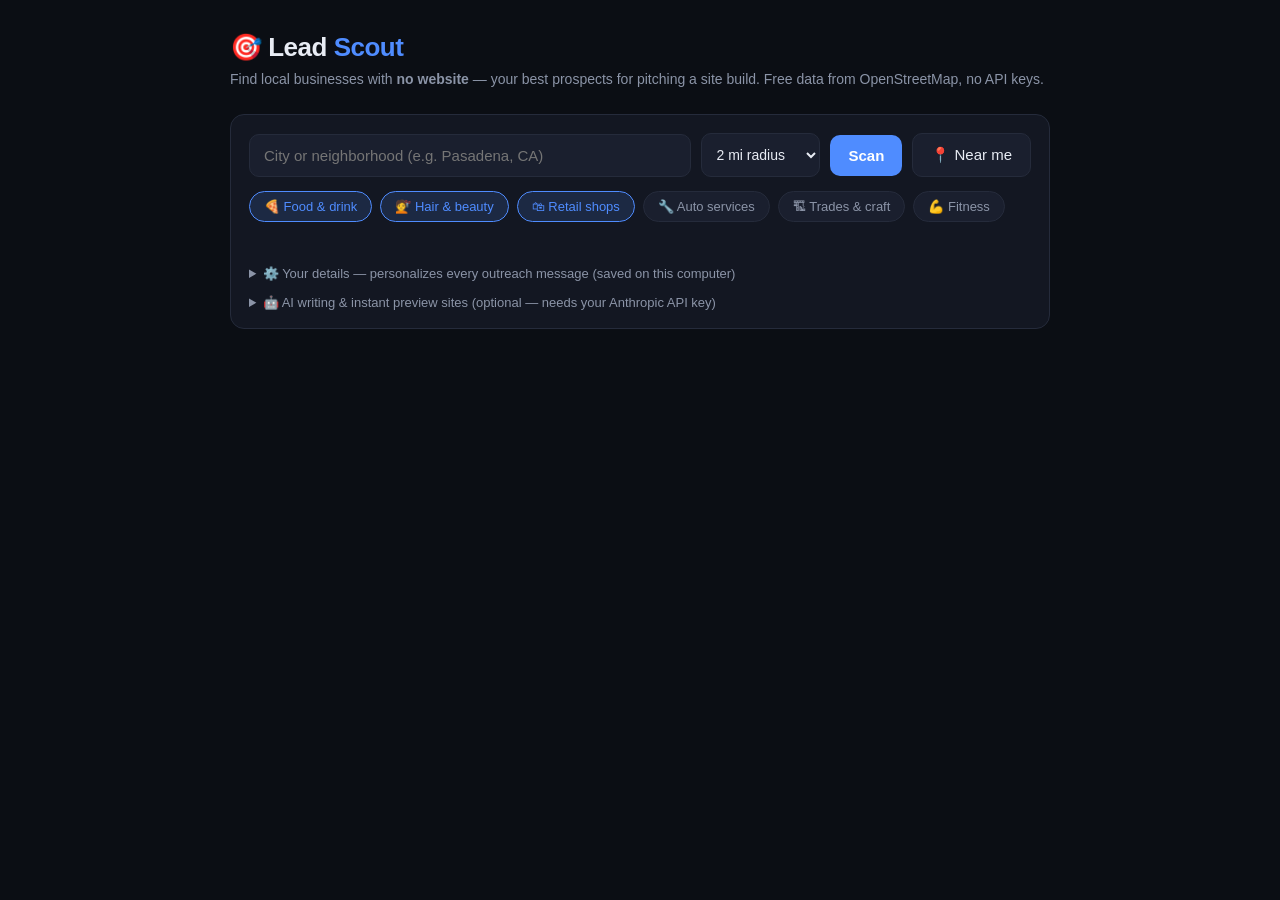
<file: demos/lead-scout/index.html>
<!DOCTYPE html>
<html lang="en">
<head>
<meta charset="UTF-8">
<meta name="viewport" content="width=device-width, initial-scale=1.0">
<title>Lead Scout — find businesses without websites</title>
<link rel="icon" type="image/png" href="icon-192.png">
<link rel="apple-touch-icon" href="icon-192.png">
<link rel="manifest" href="manifest.webmanifest">
<meta name="theme-color" content="#0b0e14">
<meta name="apple-mobile-web-app-capable" content="yes">
<meta name="apple-mobile-web-app-status-bar-style" content="black-translucent">
<meta name="apple-mobile-web-app-title" content="Lead Scout">
<style>
  :root {
    --bg: #0b0e14;
    --panel: #131722;
    --panel2: #1a1f2e;
    --border: #252b3b;
    --text: #e8ecf4;
    --muted: #8b94a7;
    --accent: #4f8cff;
    --hot: #ff5c7a;
    --warm: #ffb84f;
    --ok: #3ecf8e;
  }
  * { margin: 0; padding: 0; box-sizing: border-box; }
  body {
    background: var(--bg);
    color: var(--text);
    font-family: -apple-system, BlinkMacSystemFont, "Segoe UI", Roboto, sans-serif;
    min-height: 100vh;
  }
  .wrap { max-width: 860px; margin: 0 auto; padding: 32px 20px 80px; }
  header { margin-bottom: 24px; }
  h1 { font-size: 26px; letter-spacing: -0.5px; }
  h1 span { color: var(--accent); }
  .sub { color: var(--muted); margin-top: 6px; font-size: 14px; line-height: 1.5; }

  .panel {
    background: var(--panel);
    border: 1px solid var(--border);
    border-radius: 14px;
    padding: 18px;
    margin-bottom: 18px;
  }
  .row { display: flex; gap: 10px; flex-wrap: wrap; align-items: center; }
  input[type=text] {
    flex: 1; min-width: 220px;
    background: var(--panel2);
    border: 1px solid var(--border);
    border-radius: 10px;
    padding: 12px 14px;
    color: var(--text);
    font-size: 15px;
    outline: none;
  }
  input[type=text]:focus { border-color: var(--accent); }
  select {
    background: var(--panel2);
    border: 1px solid var(--border);
    border-radius: 10px;
    padding: 12px 10px;
    color: var(--text);
    font-size: 14px;
  }
  button {
    background: var(--accent);
    color: #fff;
    border: none;
    border-radius: 10px;
    padding: 12px 18px;
    font-size: 15px;
    font-weight: 600;
    cursor: pointer;
  }
  button:hover { filter: brightness(1.1); }
  button.ghost {
    background: var(--panel2);
    border: 1px solid var(--border);
    color: var(--text);
    font-weight: 500;
  }
  button:disabled { opacity: 0.5; cursor: default; }

  .chips { display: flex; gap: 8px; flex-wrap: wrap; margin-top: 14px; }
  .chip {
    background: var(--panel2);
    border: 1px solid var(--border);
    border-radius: 999px;
    padding: 7px 14px;
    font-size: 13px;
    color: var(--muted);
    cursor: pointer;
    user-select: none;
  }
  .chip.on { background: rgba(79,140,255,0.15); border-color: var(--accent); color: var(--accent); }

  .status { color: var(--muted); font-size: 14px; margin: 10px 2px 0; min-height: 20px; }
  .status.err { color: var(--hot); }
  .status button { margin-left: 8px; padding: 5px 12px; font-size: 13px; }
  .progress {
    height: 4px; border-radius: 2px; background: var(--panel2);
    margin-top: 10px; overflow: hidden; display: none;
  }
  .progress .bar {
    height: 100%; width: 30%; border-radius: 2px; background: var(--accent);
    animation: slide 1.2s ease-in-out infinite;
  }
  @keyframes slide { 0% { margin-left: -30%; } 100% { margin-left: 100%; } }

  details.settings { margin-top: 14px; }
  details.settings summary { font-size: 13px; color: var(--muted); cursor: pointer; user-select: none; }
  details.settings textarea {
    width: 100%; margin-top: 10px; min-height: 90px; resize: vertical;
    background: var(--panel2); border: 1px solid var(--border); border-radius: 10px;
    padding: 10px 12px; color: var(--text); font-size: 13px; font-family: inherit; line-height: 1.5;
  }

  .stats { display: flex; gap: 12px; flex-wrap: wrap; margin-bottom: 16px; }
  .stat {
    flex: 1; min-width: 120px;
    background: var(--panel);
    border: 1px solid var(--border);
    border-radius: 14px;
    padding: 14px 16px;
  }
  .stat .n { font-size: 26px; font-weight: 700; }
  .stat .l { font-size: 12px; color: var(--muted); margin-top: 2px; }
  .stat.hot .n { color: var(--hot); }
  .stat.warm .n { color: var(--warm); }
  .stat.ok .n { color: var(--ok); }

  .tabs { display: flex; gap: 8px; flex-wrap: wrap; margin-bottom: 12px; }
  .tab {
    background: var(--panel2); border: 1px solid var(--border); border-radius: 999px;
    padding: 7px 14px; font-size: 13px; color: var(--muted); cursor: pointer; user-select: none;
  }
  .tab.on { background: rgba(79,140,255,0.15); border-color: var(--accent); color: var(--accent); }

  .card {
    background: var(--panel);
    border: 1px solid var(--border);
    border-radius: 14px;
    padding: 16px 18px;
    margin-bottom: 10px;
  }
  .card.hot { border-left: 3px solid var(--hot); }
  .card.warm { border-left: 3px solid var(--warm); }
  .card.done { opacity: 0.55; }
  .card .top { display: flex; justify-content: space-between; gap: 10px; align-items: baseline; flex-wrap: wrap; }
  .card h3 { font-size: 17px; }
  .badge {
    font-size: 11px; font-weight: 700; letter-spacing: 0.5px;
    padding: 3px 9px; border-radius: 999px; text-transform: uppercase;
  }
  .badge.hot { background: rgba(255,92,122,0.15); color: var(--hot); }
  .badge.warm { background: rgba(255,184,79,0.15); color: var(--warm); }
  .badge.ok { background: rgba(62,207,142,0.15); color: var(--ok); }
  .meta { color: var(--muted); font-size: 13px; margin-top: 6px; line-height: 1.6; }
  .meta b { color: var(--text); font-weight: 600; }
  .actions { display: flex; gap: 8px; margin-top: 12px; flex-wrap: wrap; align-items: center; }
  .actions a, .actions button {
    font-size: 13px; padding: 7px 12px; border-radius: 8px;
    background: var(--panel2); border: 1px solid var(--border);
    color: var(--text); text-decoration: none; font-weight: 500; cursor: pointer;
  }
  .actions a:hover, .actions button:hover { border-color: var(--accent); }
  .actions select {
    font-size: 13px; padding: 7px 8px; border-radius: 8px;
  }
  .note {
    width: 100%; margin-top: 10px;
    background: var(--panel2); border: 1px solid var(--border); border-radius: 8px;
    padding: 8px 10px; color: var(--text); font-size: 13px; outline: none;
  }
  .note::placeholder { color: #565f73; }
  .toolbar { display: flex; justify-content: space-between; align-items: center; margin-bottom: 12px; flex-wrap: wrap; gap: 8px; }
  .hint { font-size: 12px; color: var(--muted); margin-top: 10px; line-height: 1.5; }
  .spin { display: inline-block; animation: spin 1s linear infinite; }
  @keyframes spin { to { transform: rotate(360deg); } }

  .offergrid { display: flex; gap: 8px; flex-wrap: wrap; margin-top: 10px; }
  .offergrid input {
    flex: 1; min-width: 150px;
    background: var(--panel2); border: 1px solid var(--border); border-radius: 8px;
    padding: 10px 12px; color: var(--text); font-size: 13px;
  }
  .outreach { display: none; margin-top: 12px; border-top: 1px solid var(--border); padding-top: 12px; }
  .obtabs { display: flex; gap: 6px; margin-bottom: 8px; flex-wrap: wrap; }
  .obtab {
    font-size: 12px; padding: 5px 11px; border-radius: 999px;
    background: var(--panel2); border: 1px solid var(--border); color: var(--muted); cursor: pointer; user-select: none;
  }
  .obtab.on { background: rgba(79,140,255,0.15); border-color: var(--accent); color: var(--accent); }
  .obtext {
    width: 100%; min-height: 158px; resize: vertical;
    background: var(--panel2); border: 1px solid var(--border); border-radius: 8px;
    padding: 10px 12px; color: var(--text); font-size: 13px; line-height: 1.55; font-family: inherit;
  }
  .obactions { display: flex; gap: 8px; align-items: center; margin-top: 8px; flex-wrap: wrap; }
  .obactions .send {
    font-size: 13px; padding: 7px 12px; border-radius: 8px;
    background: rgba(62,207,142,0.15); border: 1px solid var(--ok); color: var(--ok);
    text-decoration: none; font-weight: 600;
  }
  .obactions .nosend { font-size: 12px; color: var(--muted); }

  .keyhint { font-size: 12px; color: var(--muted); margin-top: 10px; line-height: 1.5; }
  .keyhint a { color: var(--accent); }
  .obai { display: flex; gap: 8px; margin-top: 10px; flex-wrap: wrap; }
  .aibtn {
    font-size: 13px; padding: 8px 13px; border-radius: 8px; cursor: pointer; font-weight: 600;
    color: #fff; border: none;
    background: linear-gradient(120deg, #7c5cff, #4f8cff);
  }
  .aibtn:hover { filter: brightness(1.08); }
  .aibtn:disabled { opacity: 0.6; cursor: default; filter: none; }
  .oberr { font-size: 12.5px; color: var(--hot); margin-top: 8px; line-height: 1.5; display: none; }
  .oberr.on { display: block; }
  .oberr a { color: var(--accent); cursor: pointer; text-decoration: underline; }

  .overlay {
    position: fixed; inset: 0; z-index: 50; background: rgba(6,8,13,0.82);
    display: none; flex-direction: column; padding: 16px;
  }
  .overlay.on { display: flex; }
  .overlay .obar { display: flex; gap: 10px; align-items: center; margin-bottom: 12px; flex-wrap: wrap; }
  .overlay .obar .ttl { color: var(--text); font-weight: 600; margin-right: auto; font-size: 15px; }
  .overlay iframe {
    flex: 1; width: 100%; border: 1px solid var(--border); border-radius: 12px; background: #fff;
  }
</style>
</head>
<body>
<div class="wrap">
  <header>
    <h1>🎯 Lead <span>Scout</span></h1>
    <div class="sub">Find local businesses with <b>no website</b> — your best prospects for pitching a site build. Free data from OpenStreetMap, no API keys.</div>
  </header>

  <div class="panel">
    <div class="row">
      <input type="text" id="place" placeholder="City or neighborhood (e.g. Pasadena, CA)" onkeydown="if(event.key==='Enter')scan()">
      <select id="radius">
        <option value="1500">1 mi radius</option>
        <option value="3000" selected>2 mi radius</option>
        <option value="5000">3 mi radius</option>
        <option value="8000">5 mi radius</option>
        <option value="16000">10 mi radius</option>
      </select>
      <button id="scanBtn" onclick="scan()">Scan</button>
      <button class="ghost" onclick="useMyLocation()">📍 Near me</button>
    </div>
    <div class="chips" id="chips"></div>
    <div class="status" id="status"></div>
    <div class="progress" id="progress"><div class="bar"></div></div>
    <details class="settings">
      <summary>⚙️ Your details — personalizes every outreach message (saved on this computer)</summary>
      <div class="offergrid">
        <input type="text" id="o_name" placeholder="Your name (e.g. Rigel)" onchange="saveOffer()">
        <input type="text" id="o_contact" placeholder="Your email or phone — shown in the sign-off" onchange="saveOffer()">
        <input type="text" id="o_turn" placeholder="Turnaround (default: a few days)" onchange="saveOffer()">
      </div>
    </details>
    <details class="settings">
      <summary>🤖 AI writing & instant preview sites (optional — needs your Anthropic API key)</summary>
      <div class="offergrid">
        <input type="password" id="o_key" placeholder="Anthropic API key (sk-ant-…)" autocomplete="off" onchange="saveKey()">
        <select id="o_model" onchange="saveModel()">
          <option value="claude-opus-4-8">Best quality — Opus 4.8</option>
          <option value="claude-sonnet-5">Balanced — Sonnet 5</option>
          <option value="claude-haiku-4-5">Cheapest — Haiku 4.5</option>
        </select>
      </div>
      <div class="keyhint">🔒 Your key stays in this browser and is sent straight to Anthropic — no server in between. <b>Set a spend limit in your Anthropic console first</b>, and never share this HTML file with your key saved in it. <a href="https://console.anthropic.com/settings/limits" target="_blank">Set spend limits →</a></div>
    </details>
  </div>

  <div class="stats" id="stats" style="display:none">
    <div class="stat hot"><div class="n" id="nHot">0</div><div class="l">🔥 Hot — no site + phone</div></div>
    <div class="stat warm"><div class="n" id="nWarm">0</div><div class="l">Social-only / no contact</div></div>
    <div class="stat ok"><div class="n" id="nContacted">0</div><div class="l">Contacted</div></div>
    <div class="stat"><div class="n" id="nTotal">0</div><div class="l">Businesses scanned</div></div>
  </div>

  <div class="tabs" id="tabs" style="display:none"></div>

  <div class="toolbar" id="toolbar" style="display:none">
    <div style="font-size:14px;color:var(--muted)" id="resultLabel"></div>
    <div class="row">
      <input type="text" id="filterText" placeholder="Filter by name…" style="min-width:160px;padding:8px 12px;font-size:13px" oninput="render()">
      <button class="ghost" onclick="exportCSV()">⬇ Export CSV</button>
    </div>
  </div>
  <div id="results"></div>
  <div class="overlay" id="overlay">
    <div class="obar">
      <span class="ttl" id="ovTitle">Preview</span>
      <button class="ghost" onclick="downloadPreview()">⬇ Download HTML</button>
      <button onclick="closePreview()">✕ Close</button>
    </div>
    <iframe id="ovFrame" sandbox="allow-same-origin"></iframe>
  </div>

  <div class="hint" id="footHint" style="display:none">
    ⚠️ OpenStreetMap data isn't perfect — some flagged businesses may actually have a website that just isn't listed here. Use the <b>Google</b> button on each lead to double-check before reaching out. "Social only" leads (Facebook/Instagram but no real site) are often the easiest sell. Your statuses and notes save automatically on this computer.
  </div>
</div>

<script>
// Sandboxed trial iframes have an opaque origin — localStorage throws.
function lsGet(k) { try { return window.localStorage.getItem(k); } catch (e) { return null; } }
function lsSet(k, v) { try { window.localStorage.setItem(k, v); } catch (e) {} }

// mail.ru first: overpass-api.de's abuse filter 406-blocks localhost origins, and other mirrors flake
const SERVERS = [
  { url: 'https://maps.mail.ru/osm/tools/overpass/api/interpreter', name: 'vk' },
  { url: 'https://overpass.kumi.systems/api/interpreter', name: 'kumi' },
  { url: 'https://overpass.private.coffee/api/interpreter', name: 'coffee' },
  { url: 'https://overpass-api.de/api/interpreter', name: 'main' },
];
const CATS = [
  { id: 'food',    label: '🍕 Food & drink', on: true,  q: '["amenity"~"^(restaurant|cafe|fast_food|bar|pub|ice_cream|bakery)$"]' },
  { id: 'beauty',  label: '💇 Hair & beauty', on: true,  q: '["shop"~"^(hairdresser|beauty|tattoo|massage)$"]' },
  { id: 'shops',   label: '🛍 Retail shops',  on: true,  q: '["shop"~"^(clothes|convenience|florist|gift|jewelry|shoes|furniture|pet|toys|books|butcher|greengrocer|deli|bicycle)$"]' },
  { id: 'auto',    label: '🔧 Auto services', on: false, q: '["shop"~"^(car_repair|tyres|car_parts)$"]' },
  { id: 'trades',  label: '🏗 Trades & craft', on: false, q: '["craft"]' },
  { id: 'fitness', label: '💪 Fitness',       on: false, q: '["leisure"~"^(fitness_centre|dance)$"]' },
];
const STATUSES = ['new', 'contacted', 'replied', 'won', 'dead'];
const STATUS_LABELS = { new: '— status —', contacted: '✉️ Contacted', replied: '💬 Replied', won: '✅ Won', dead: '✖ Not interested' };

// Pick a value proposition tailored to the kind of business
function valueProp(type) {
  const t = (type || '').toLowerCase();
  const map = [
    [/rest|food|cafe|bakery|deli|butcher|greengroc|ice/, 'show your menu and hours, and even take orders online'],
    [/bar|pub/, 'list your hours, events, and menu so regulars and newcomers can find you'],
    [/hair|beaut|nail|salon|massage|tattoo|dance|fitness|spa/, 'let clients book appointments online and see your work'],
    [/car|tyre|tire|repair|auto|parts/, 'take quote requests and show your services, prices, and hours'],
    [/craft|plumb|electric|build|trade|carpen|paint|roof/, 'take quote requests and show a gallery of your past jobs'],
    [/cloth|shoe|jewel|gift|florist|book|toy|pet|furnitur|bike|bicycle|convenience/, 'showcase your products, hours, and location'],
  ];
  for (const [re, v] of map) if (re.test(t)) return v;
  return 'help customers find your hours, location, and what you offer';
}

// Read the user's own details, used to sign and personalize every message
function offer() {
  return {
    name: (document.getElementById('o_name')?.value || '').trim(),
    contact: (document.getElementById('o_contact')?.value || '').trim(),
    turn: (document.getElementById('o_turn')?.value || '').trim() || 'a few days',
  };
}
function saveOffer() {
  lsSet('ls_offer', JSON.stringify({
    name: document.getElementById('o_name').value,
    contact: document.getElementById('o_contact').value,
    turn: document.getElementById('o_turn').value,
  }));
}

// Build channel-specific outreach drafts for one lead
function buildOutreach(x) {
  const o = offer();
  const vp = valueProp(x.type);
  const found = x.tier === 'social'
    ? `I came across ${x.name} on social media but couldn't find a website for you`
    : `I was looking for ${x.name} online and noticed you don't seem to have a website yet`;
  const sign = o.name ? ('\n\n– ' + o.name + (o.contact ? '\n' + o.contact : '')) : '';
  const tag = o.name ? (' – ' + o.name) : '';
  const subj = 'A website for ' + x.name + '?';

  const email =
`Subject: ${subj}

Hi ${x.name} team,

${found}. These days most people check online before they visit, so a simple website could ${vp} — and help you show up when they search.

I build clean, affordable websites for local businesses and could have one live in ${o.turn}. Happy to send over a free mockup so you can see exactly what it'd look like — no obligation either way.

Would that be useful?${sign}`;

  const sms =
`Hi! ${found.replace(x.name, 'you')}. I build simple websites for local businesses — I could ${vp}, live in ${o.turn}. Want a free mockup, no obligation?${tag}`;

  const script =
`• Hi, is this ${x.name}? My name's ${o.name || '[your name]'} — I build websites for local businesses.
• I noticed you don't have a website yet — is that right?
• Most customers look online first, so a site could ${vp}.
• I could have something live in ${o.turn}. Can I send you a free mockup to show what it'd look like?
• Great — what's the best email to send it to?`;

  return { email, sms, script };
}

const OBCACHE = {};
let leads = [];
let lastPlace = '';
let currentTab = 'all';
let meta = JSON.parse(lsGet('ls_meta') || '{}');

const chipsEl = document.getElementById('chips');
CATS.forEach(c => {
  const el = document.createElement('div');
  el.className = 'chip' + (c.on ? ' on' : '');
  el.textContent = c.label;
  el.onclick = () => { c.on = !c.on; el.classList.toggle('on', c.on); };
  chipsEl.appendChild(el);
});

(function loadOffer() {
  const o = JSON.parse(lsGet('ls_offer') || 'null');
  if (o) {
    document.getElementById('o_name').value = o.name || '';
    document.getElementById('o_contact').value = o.contact || '';
    document.getElementById('o_turn').value = o.turn || '';
  }
  document.getElementById('o_key').value = lsGet('ls_anthropic_key') || '';
  document.getElementById('o_model').value = lsGet('ls_model') || 'claude-opus-4-8';
})();
function saveKey() { lsSet('ls_anthropic_key', document.getElementById('o_key').value.trim()); }
function saveModel() { lsSet('ls_model', document.getElementById('o_model').value); }

function leadKey(x) { return x.name + '|' + (+x.lat).toFixed(3) + ',' + (+x.lon).toFixed(3); }
function saveMeta() { lsSet('ls_meta', JSON.stringify(meta)); }

function setStatus(msg, err) {
  const s = document.getElementById('status');
  s.innerHTML = msg;
  s.className = 'status' + (err ? ' err' : '');
}
function showProgress(on) { document.getElementById('progress').style.display = on ? 'block' : 'none'; }

function useMyLocation() {
  setStatus('<span class="spin">⏳</span> Getting your location…');
  navigator.geolocation.getCurrentPosition(
    pos => { lastPlace = 'My location'; runScan(pos.coords.latitude, pos.coords.longitude); },
    () => setStatus('Location access denied — type a city instead.', true)
  );
}

async function scan() {
  const q = document.getElementById('place').value.trim();
  if (!q) { setStatus('Type a city/neighborhood or hit 📍 Near me.', true); return; }
  setStatus('<span class="spin">⏳</span> Finding "' + esc(q) + '"…');
  try {
    const r = await fetchTimeout('https://nominatim.openstreetmap.org/search?format=json&limit=1&q=' + encodeURIComponent(q), {}, 15000);
    const js = await r.json();
    if (!js.length) { setStatus('Couldn\'t find that place — try adding the state.', true); return; }
    lastPlace = js[0].display_name.split(',').slice(0, 2).join(',');
    runScan(parseFloat(js[0].lat), parseFloat(js[0].lon));
  } catch (e) {
    setStatus('Couldn\'t look up that place (network hiccup). ' + retryBtn(), true);
  }
}

function retryBtn() { return '<button onclick="scan()">↻ Retry</button>'; }

function fetchTimeout(url, opts, ms) {
  const ctrl = new AbortController();
  const t = setTimeout(() => ctrl.abort(), ms);
  return fetch(url, { ...opts, signal: ctrl.signal }).finally(() => clearTimeout(t));
}

async function runScan(lat, lon) {
  const radius = document.getElementById('radius').value;
  const active = CATS.filter(c => c.on);
  if (!active.length) { setStatus('Turn on at least one category.', true); return; }
  const btn = document.getElementById('scanBtn');
  btn.disabled = true;
  showProgress(true);

  const clauses = active.map(c => 'nwr["name"]' + c.q + '(around:' + radius + ',' + lat + ',' + lon + ');').join('\n');
  const query = '[out:json][timeout:30];(\n' + clauses + '\n);out center tags;';

  let lastErr = 'all servers busy';
  for (let i = 0; i < SERVERS.length; i++) {
    setStatus('<span class="spin">⏳</span> Scanning near ' + esc(lastPlace) + '… (server ' + (i + 1) + ' of ' + SERVERS.length + ')');
    try {
      const r = await fetchTimeout(SERVERS[i].url, {
        method: 'POST',
        body: 'data=' + encodeURIComponent(query),
        headers: { 'Content-Type': 'application/x-www-form-urlencoded' }
      }, 35000);
      if (!r.ok) throw new Error('server returned ' + r.status);
      const js = await r.json();
      process(js.elements || []);
      btn.disabled = false;
      showProgress(false);
      return;
    } catch (e) {
      lastErr = e.name === 'AbortError' ? 'server too slow (timed out)' : e.message;
    }
  }
  showProgress(false);
  btn.disabled = false;
  setStatus('All ' + SERVERS.length + ' map servers are busy right now (' + esc(lastErr) + '). These are free public servers — wait ~1 minute. ' + retryBtn(), true);
}

function process(elements) {
  const seen = new Set();
  const all = [];
  for (const el of elements) {
    const t = el.tags || {};
    const key = (t.name || '').toLowerCase() + '|' + Math.round((el.lat || el.center?.lat || 0) * 500);
    if (!t.name || seen.has(key)) continue;
    seen.add(key);
    if (t.brand || t['brand:wikidata']) continue; // chain stores — they have websites, just not listed in OSM

    const website = t.website || t['contact:website'] || t.url;
    const social = t['contact:facebook'] || t['contact:instagram'] || t.facebook || t.instagram;
    const phone = t.phone || t['contact:phone'];
    const email = t.email || t['contact:email'] || '';
    const addr = [t['addr:housenumber'], t['addr:street']].filter(Boolean).join(' ')
      || (t['addr:city'] ? t['addr:city'] : '');
    const type = t.amenity || t.shop || t.craft || t.leisure || 'business';
    const lat = el.lat || el.center?.lat, lon = el.lon || el.center?.lon;

    let tier = 'has-site';
    if (website) tier = 'has-site';
    else if (phone || email) tier = 'hot';   // reachable by phone or email — best prospects
    else if (social) tier = 'social';
    else tier = 'nocontact';
    all.push({ name: t.name, type: type.replace(/_/g, ' '), phone: phone || '', email, addr, tier, social: social || '', lat, lon });
  }

  leads = all.filter(x => x.tier !== 'has-site');
  const rank = { hot: 0, social: 1, nocontact: 2 };
  leads.sort((a, b) => rank[a.tier] - rank[b.tier] || a.name.localeCompare(b.name));
  window.totalScanned = all.length;

  lsSet('ls_last', JSON.stringify({ when: Date.now(), place: lastPlace, total: all.length, leads }));
  setStatus(all.length ? '✅ Done — ' + leads.length + ' of ' + all.length + ' businesses have no website listed.'
                       : 'No named businesses found here — try a bigger radius or more categories.', !all.length);
  render();
}

function getStatus(x) { return (meta[leadKey(x)] || {}).status || 'new'; }
function getNote(x) { return (meta[leadKey(x)] || {}).note || ''; }
function setLeadStatus(i, val) {
  const k = leadKey(leads[i]);
  meta[k] = meta[k] || {};
  meta[k].status = val;
  saveMeta();
  render();
}
function setLeadNote(i, val) {
  const k = leadKey(leads[i]);
  meta[k] = meta[k] || {};
  meta[k].note = val;
  saveMeta();
}

function render() {
  if (!leads.length && !window.totalScanned) return;
  const nHot = leads.filter(x => x.tier === 'hot').length;
  const nContacted = leads.filter(x => getStatus(x) !== 'new').length;
  document.getElementById('nHot').textContent = nHot;
  document.getElementById('nWarm').textContent = leads.length - nHot;
  document.getElementById('nContacted').textContent = nContacted;
  document.getElementById('nTotal').textContent = window.totalScanned || 0;
  document.getElementById('stats').style.display = 'flex';
  document.getElementById('toolbar').style.display = 'flex';
  document.getElementById('footHint').style.display = 'block';
  document.getElementById('resultLabel').textContent = leads.length + ' leads near ' + lastPlace;

  const tabs = [
    { id: 'all', label: 'All (' + leads.length + ')' },
    { id: 'hot', label: '🔥 Hot (' + nHot + ')' },
    { id: 'social', label: 'Social only (' + leads.filter(x => x.tier === 'social').length + ')' },
    { id: 'contacted', label: '✉️ Contacted (' + nContacted + ')' },
  ];
  const tabsEl = document.getElementById('tabs');
  tabsEl.style.display = 'flex';
  tabsEl.innerHTML = tabs.map(t =>
    '<div class="tab' + (currentTab === t.id ? ' on' : '') + '" onclick="currentTab=\'' + t.id + '\';render()">' + t.label + '</div>'
  ).join('');

  const ft = (document.getElementById('filterText').value || '').toLowerCase();
  const shown = leads.map((x, i) => ({ x, i })).filter(({ x }) => {
    if (ft && !x.name.toLowerCase().includes(ft)) return false;
    if (currentTab === 'hot') return x.tier === 'hot';
    if (currentTab === 'social') return x.tier === 'social';
    if (currentTab === 'contacted') return getStatus(x) !== 'new';
    return true;
  });

  document.getElementById('results').innerHTML = shown.map(({ x, i }) => {
    const st = getStatus(x);
    const badge = x.tier === 'hot' ? '<span class="badge hot">🔥 no website · has contact</span>'
      : x.tier === 'social' ? '<span class="badge warm">social only</span>'
      : '<span class="badge warm">no website</span>';
    const stBadge = st === 'won' ? ' <span class="badge ok">won</span>'
      : st === 'contacted' || st === 'replied' ? ' <span class="badge ok">' + st + '</span>' : '';
    const gq = encodeURIComponent(x.name + ' ' + lastPlace);
    const opts = STATUSES.map(s => '<option value="' + s + '"' + (s === st ? ' selected' : '') + '>' + STATUS_LABELS[s] + '</option>').join('');
    return '<div class="card ' + (x.tier === 'hot' ? 'hot' : 'warm') + (st === 'won' || st === 'dead' ? ' done' : '') + '">'
      + '<div class="top"><h3>' + esc(x.name) + '</h3><div>' + badge + stBadge + '</div></div>'
      + '<div class="meta">' + esc(x.type)
      + (x.addr ? ' · ' + esc(x.addr) : '')
      + (x.phone ? ' · <b>' + esc(x.phone) + '</b>' : '')
      + (x.email ? ' · <b>' + esc(x.email) + '</b>' : '')
      + (x.social ? ' · has social page' : '') + '</div>'
      + '<div class="actions">'
      + '<a target="_blank" href="https://www.google.com/search?q=' + gq + '">🔎 Google them</a>'
      + '<a target="_blank" href="https://www.google.com/maps/search/?api=1&query=' + x.lat + ',' + x.lon + '">🗺 Map</a>'
      + '<button onclick="toggleOutreach(' + i + ', this)">✍️ Outreach</button>'
      + '<select onchange="setLeadStatus(' + i + ', this.value)">' + opts + '</select>'
      + '</div>'
      + '<div class="outreach" id="ob' + i + '" data-open="0"></div>'
      + '<input class="note" placeholder="Notes… (saved automatically)" value="' + esc(getNote(x)) + '" onchange="setLeadNote(' + i + ', this.value)">'
      + '</div>';
  }).join('') || '<div class="hint">Nothing in this view.</div>';
}

function toggleOutreach(i, btn) {
  const box = document.getElementById('ob' + i);
  if (box.dataset.open === '1') {
    box.style.display = 'none'; box.dataset.open = '0'; btn.textContent = '✍️ Outreach';
    return;
  }
  OBCACHE[i] = { o: buildOutreach(leads[i]), x: leads[i] };
  box.innerHTML =
    '<div class="obtabs">'
    + '<span class="obtab on" onclick="obShow(' + i + ',\'email\',this)">✉️ Email</span>'
    + '<span class="obtab" onclick="obShow(' + i + ',\'sms\',this)">💬 Text / DM</span>'
    + '<span class="obtab" onclick="obShow(' + i + ',\'script\',this)">📞 Call script</span>'
    + '</div>'
    + '<textarea class="obtext" id="obt' + i + '"></textarea>'
    + '<div class="obactions" id="oba' + i + '"></div>'
    + '<div class="obai">'
    + '<button class="aibtn" onclick="aiRewrite(' + i + ', this)">✨ Rewrite with AI</button>'
    + '<button class="aibtn" onclick="buildSite(' + i + ', this)">🎨 Build preview site</button>'
    + '</div>'
    + '<div class="oberr" id="obe' + i + '"></div>';
  box.style.display = 'block'; box.dataset.open = '1'; btn.textContent = '✕ Close';
  obShow(i, 'email', box.querySelector('.obtab'));
}

function obShow(i, which, tab) {
  const { o, x } = OBCACHE[i];
  const box = document.getElementById('ob' + i);
  box.querySelectorAll('.obtab').forEach(t => t.classList.toggle('on', t === tab));
  document.getElementById('obt' + i).value = o[which];
  const phone = (x.phone || '').replace(/[^\d+]/g, '');
  let send = '';
  if (which === 'email') {
    const subj = (o.email.match(/^Subject:\s*(.*)/) || [])[1] || ('A website for ' + x.name);
    const body = o.email.replace(/^Subject:.*?\n\n/, '');
    send = x.email
      ? '<a class="send" target="_blank" href="mailto:' + encodeURIComponent(x.email)
        + '?subject=' + encodeURIComponent(subj) + '&body=' + encodeURIComponent(body) + '">✉️ Open in email app</a>'
      : '<span class="nosend" title="OpenStreetMap has no email for this business">no email listed — copy &amp; paste</span>';
  } else if (which === 'sms') {
    send = phone
      ? '<a class="send" target="_blank" href="sms:' + phone + '?&body=' + encodeURIComponent(o.sms) + '">💬 Open in Messages</a>'
      : '<span class="nosend">no phone — paste this into a DM</span>';
  } else {
    send = phone
      ? '<a class="send" target="_blank" href="tel:' + phone + '">📞 Call ' + esc(x.phone) + '</a>'
      : '<span class="nosend">no phone listed</span>';
  }
  document.getElementById('oba' + i).innerHTML =
    '<button onclick="obCopy(' + i + ', this)">📋 Copy</button>' + send;
}

function obCopy(i, btn) {
  navigator.clipboard.writeText(document.getElementById('obt' + i).value).then(() => {
    btn.textContent = '✅ Copied';
    setTimeout(() => btn.textContent = '📋 Copy', 1500);
  });
}

// ---- Claude (Anthropic API, called directly from the browser) ----
async function callClaude(opts) {
  const key = (lsGet('ls_anthropic_key') || '').trim();
  if (!key) throw new Error('NO_KEY');
  const model = lsGet('ls_model') || 'claude-opus-4-8';
  const body = { model, max_tokens: opts.maxTokens || 1500, messages: opts.messages };
  if (opts.system) body.system = opts.system;
  if (opts.format) body.output_config = { format: opts.format };
  const r = await fetchTimeout('https://api.anthropic.com/v1/messages', {
    method: 'POST',
    headers: {
      'content-type': 'application/json',
      'x-api-key': key,
      'anthropic-version': '2023-06-01',
      'anthropic-dangerous-direct-browser-access': 'true',
    },
    body: JSON.stringify(body),
  }, 90000);
  if (!r.ok) {
    let msg = 'API error ' + r.status;
    if (r.status === 401) msg = 'That API key was rejected (401). Double-check it in ⚙️ settings.';
    else if (r.status === 429) msg = 'Rate limited or out of credit (429). Check your Anthropic console.';
    else { try { const e = await r.json(); if (e.error && e.error.message) msg = e.error.message; } catch (x) {} }
    throw new Error(msg);
  }
  const js = await r.json();
  if (js.stop_reason === 'refusal') throw new Error('The model declined to write this one.');
  return (js.content || []).filter(b => b.type === 'text').map(b => b.text).join('');
}

function aiError(e, i) {
  const el = document.getElementById('obe' + i);
  if (!el) return;
  if (e.message === 'NO_KEY') {
    el.innerHTML = 'Add your Anthropic API key first — open <b>🤖 AI writing</b> under the search box. '
      + '<a onclick="openAiSettings()">Open settings</a>';
  } else {
    el.textContent = '⚠️ ' + e.message;
  }
  el.className = 'oberr on';
}
function clearAiError(i) { const el = document.getElementById('obe' + i); if (el) el.className = 'oberr'; }
function openAiSettings() {
  const boxes = document.querySelectorAll('details.settings');
  const box = boxes[boxes.length - 1];
  if (box) { box.open = true; box.scrollIntoView({ block: 'center' }); }
}

async function aiRewrite(i, btn) {
  clearAiError(i);
  const x = OBCACHE[i].x, o = offer();
  const orig = btn.textContent;
  btn.disabled = true; btn.innerHTML = '<span class="spin">⏳</span> Writing…';
  try {
    const reach = [x.phone && 'phone', x.email && 'email', (!x.email && x.social) && 'social media only']
      .filter(Boolean).join(', ') || 'no contact info found';
    const system = 'You are an expert cold-outreach copywriter helping a freelance web designer win '
      + 'website-building gigs from local businesses that currently have no website. Warm, human, specific, '
      + 'never pushy or salesy. Do not invent facts about the business beyond what you are told. '
      + 'No bracketed placeholders like [Name] — if a detail is unknown, write around it.';
    const user = 'Write cold outreach for this lead in three formats.\n\n'
      + 'Business name: ' + x.name + '\nBusiness type: ' + x.type + '\nLocation: ' + lastPlace + '\n'
      + 'Reachable by: ' + reach + '\n'
      + 'My name: ' + (o.name || '(not provided)') + '\nMy contact: ' + (o.contact || '(not provided)') + '\n'
      + 'Turnaround I can offer: ' + o.turn + '\n\n'
      + 'Return JSON with: subject (email subject, <8 words), email (body only, ~90-130 words, sign off with '
      + 'my name if provided), sms (one or two sentences under 300 chars, sign with my name if provided), '
      + 'script (a phone opener as 4-5 bullet lines each starting with "• ").';
    const raw = await callClaude({
      maxTokens: 1600, system, messages: [{ role: 'user', content: user }],
      format: { type: 'json_schema', schema: {
        type: 'object',
        properties: { subject: { type: 'string' }, email: { type: 'string' }, sms: { type: 'string' }, script: { type: 'string' } },
        required: ['subject', 'email', 'sms', 'script'], additionalProperties: false } },
    });
    const j = JSON.parse(raw);
    OBCACHE[i].o = { email: 'Subject: ' + j.subject + '\n\n' + j.email, sms: j.sms, script: j.script };
    const active = document.querySelector('#ob' + i + ' .obtab.on');
    const label = active ? active.textContent : '';
    const which = label.includes('Text') ? 'sms' : label.includes('Call') ? 'script' : 'email';
    obShow(i, which, active || document.querySelector('#ob' + i + ' .obtab'));
  } catch (e) {
    aiError(e, i);
  } finally {
    btn.disabled = false; btn.textContent = orig;
  }
}

async function buildSite(i, btn) {
  clearAiError(i);
  const x = OBCACHE[i].x;
  const orig = btn.textContent;
  btn.disabled = true; btn.innerHTML = '<span class="spin">⏳</span> Building… (~20s)';
  try {
    const system = 'You are a senior web designer. Output ONE complete, self-contained HTML document '
      + '(inline CSS only, no external requests, no frameworks, no markdown fences) for a small local '
      + "business's one-page website. Make it modern, clean, tasteful, and mobile-responsive, with a color "
      + 'palette and typography that fit the business. Use realistic placeholder copy where real details are '
      + 'unknown. Begin the file with an HTML comment listing the placeholder details the owner should confirm.';
    const user = 'Build a one-page marketing website for:\n'
      + 'Name: ' + x.name + '\nType: ' + x.type + '\nLocation: ' + lastPlace + '\n'
      + (x.phone ? 'Phone: ' + x.phone + '\n' : '') + (x.email ? 'Email: ' + x.email + '\n' : '')
      + 'Include: a hero with the business name and a tagline, an about section, a services/menu section '
      + 'appropriate to the business type, hours (placeholder), and a contact section. Output only the HTML.';
    let html = await callClaude({ maxTokens: 8000, system, messages: [{ role: 'user', content: user }] });
    html = html.replace(/^\s*```html?\s*/i, '').replace(/\s*```\s*$/, '');
    showPreview(html, x.name);
    btn.textContent = '🎨 Rebuild preview site';
  } catch (e) {
    btn.textContent = orig;
    aiError(e, i);
  } finally {
    btn.disabled = false;
  }
}

let previewHtml = '', previewName = '';
function showPreview(html, name) {
  previewHtml = html; previewName = name;
  document.getElementById('ovTitle').textContent = 'Preview: ' + name;
  document.getElementById('ovFrame').srcdoc = html;
  document.getElementById('overlay').classList.add('on');
}
function closePreview() {
  document.getElementById('overlay').classList.remove('on');
  document.getElementById('ovFrame').srcdoc = '';
}
function downloadPreview() {
  const a = document.createElement('a');
  a.href = URL.createObjectURL(new Blob([previewHtml], { type: 'text/html' }));
  a.download = (previewName.replace(/[^a-z0-9]+/gi, '-').toLowerCase() || 'site') + '-preview.html';
  a.click();
}

function exportCSV() {
  const rows = [['Name', 'Type', 'Tier', 'Phone', 'Email', 'Address', 'Maps link', 'Status', 'Notes', 'Email draft', 'Text draft']];
  leads.forEach(x => {
    const o = buildOutreach(x);
    rows.push([x.name, x.type, x.tier, x.phone, x.email, x.addr,
      'https://www.google.com/maps/search/?api=1&query=' + x.lat + ',' + x.lon,
      getStatus(x), getNote(x), o.email, o.sms]);
  });
  const csv = rows.map(r => r.map(c => '"' + String(c).replace(/"/g, '""') + '"').join(',')).join('\n');
  const a = document.createElement('a');
  a.href = URL.createObjectURL(new Blob([csv], { type: 'text/csv' }));
  a.download = 'leads-' + lastPlace.replace(/[^a-z0-9]+/gi, '-').toLowerCase() + '.csv';
  a.click();
}

function esc(s) { return String(s).replace(/[&<>"']/g, m => ({ '&': '&amp;', '<': '&lt;', '>': '&gt;', '"': '&quot;', "'": '&#39;' }[m])); }

// Restore last scan so results survive closing the tab
(function restore() {
  const last = JSON.parse(lsGet('ls_last') || 'null');
  if (!last || !last.leads?.length) return;
  leads = last.leads;
  lastPlace = last.place;
  window.totalScanned = last.total;
  const mins = Math.round((Date.now() - last.when) / 60000);
  const ago = mins < 60 ? mins + ' min ago' : Math.round(mins / 60) + 'h ago';
  setStatus('Restored your last scan of ' + esc(last.place) + ' (' + ago + '). Hit Scan for fresh data.');
  render();
})();
</script>
</body>
</html>
</file>
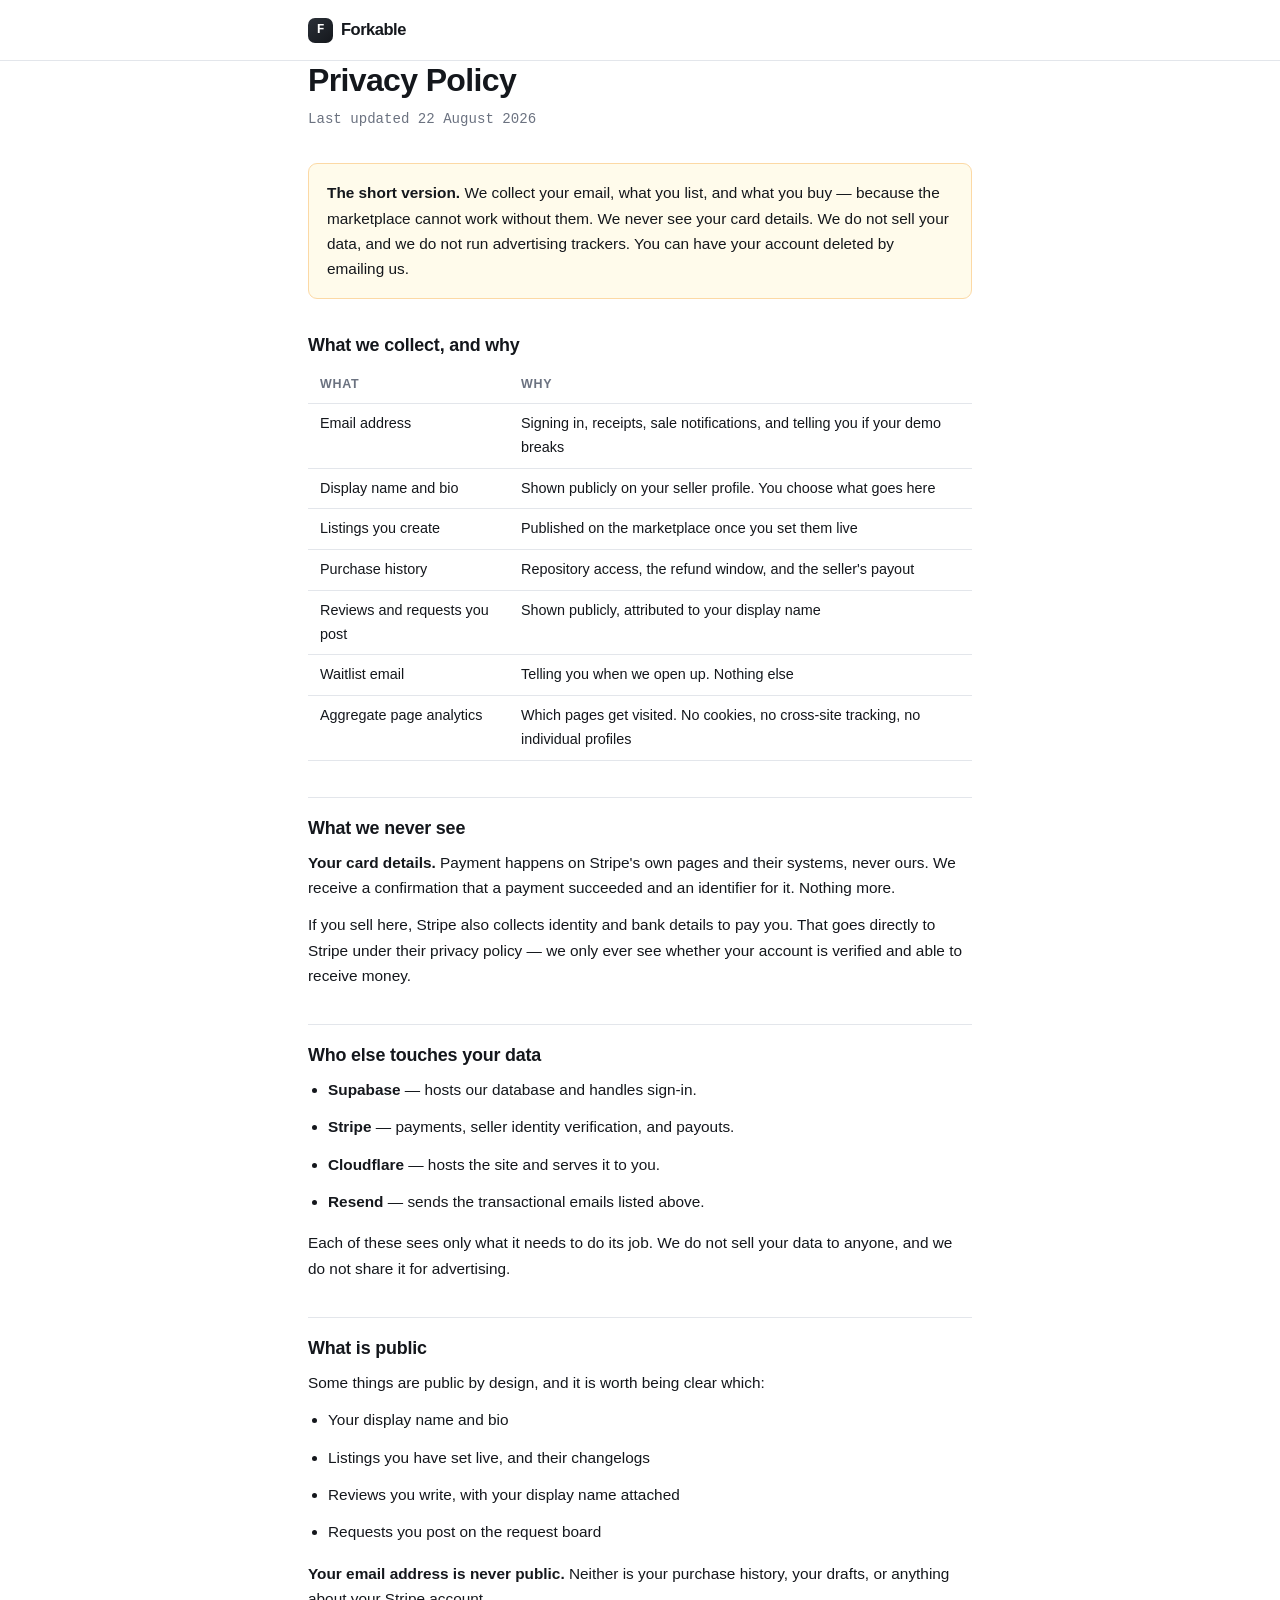
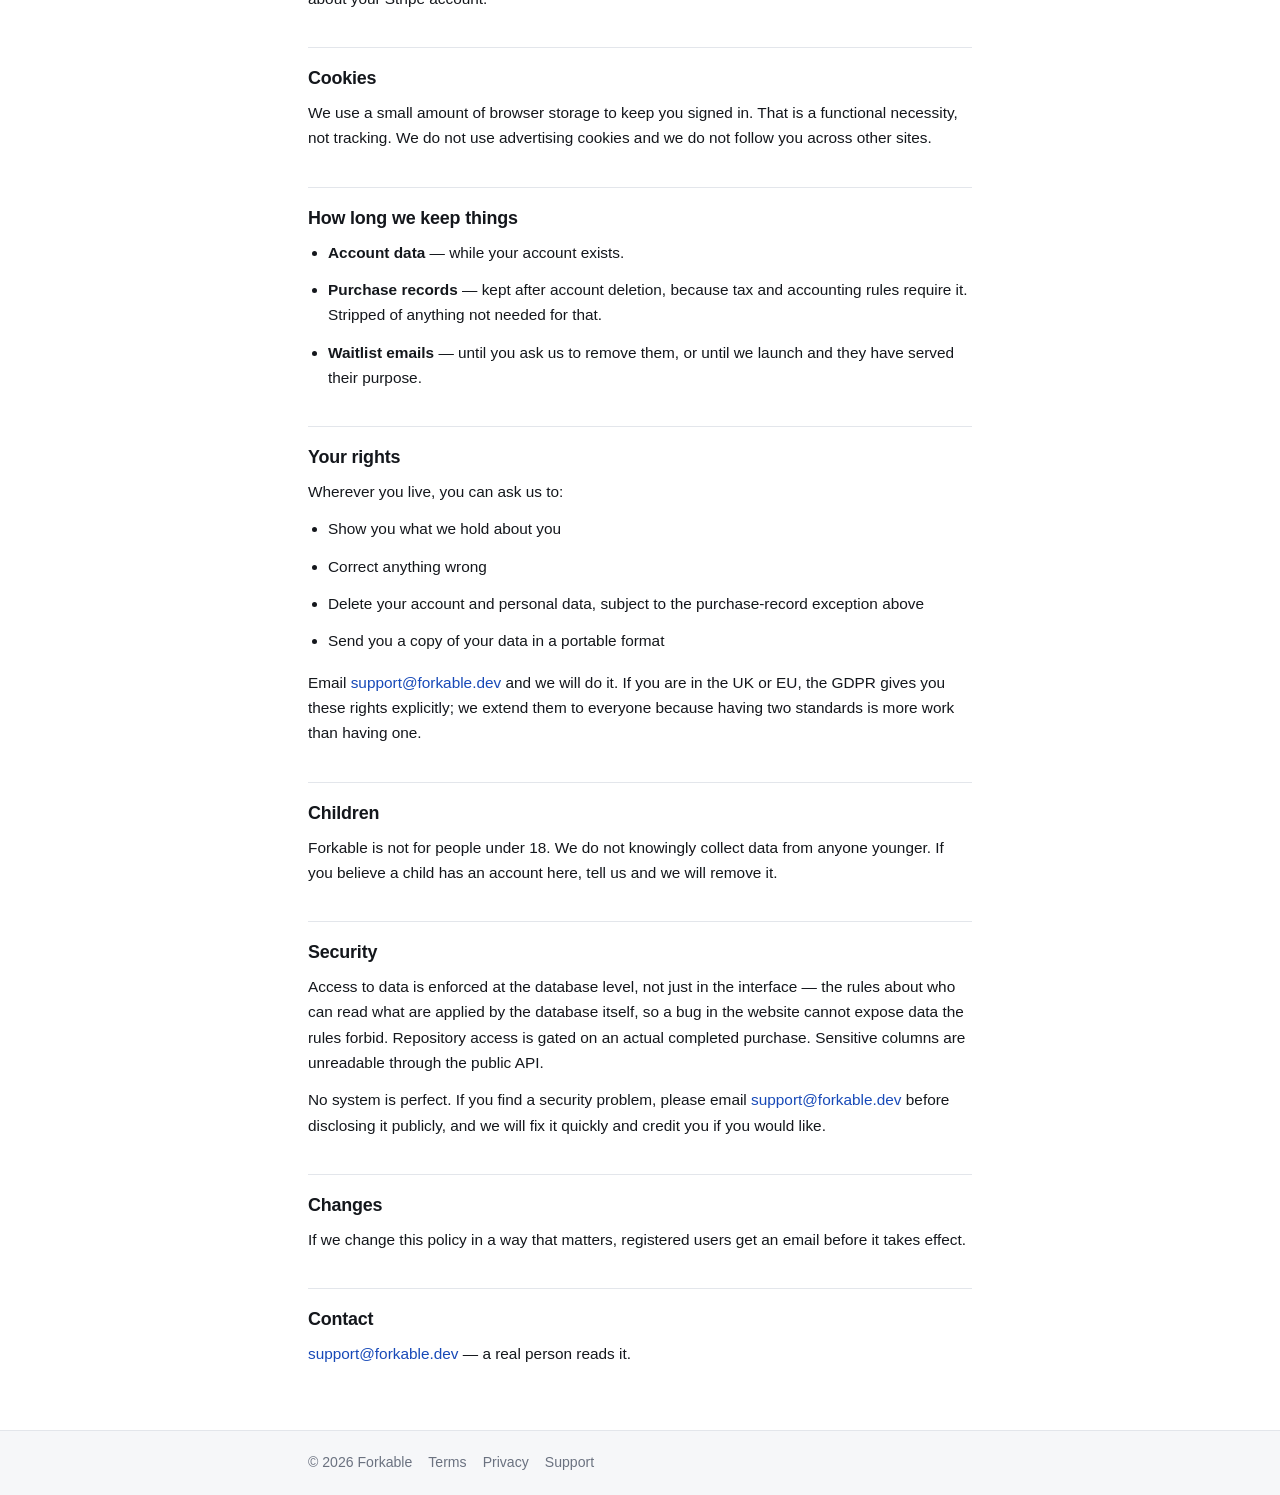
<file: privacy.html>
<!doctype html>
<html lang="en">
<head>
<meta charset="utf-8">
<meta name="viewport" content="width=device-width, initial-scale=1">
<title>Privacy Policy — Forkable</title>
<meta name="description" content="What Forkable collects, why, who else sees it, and how to get it deleted.">
<link rel="stylesheet" href="app/theme.css">
<style>
  body { background: var(--bg); color: var(--ink); font-family: var(--sans); margin: 0; line-height: 1.65; }
  .wrap { max-width: 44rem; margin: 0 auto; padding: 0 20px; }
  .site-header { border-bottom: 1px solid var(--border); }
  .header-in { display: flex; align-items: center; height: var(--header-h, 60px); gap: 12px; }
  .brand { display: flex; align-items: center; gap: 8px; text-decoration: none; color: var(--ink); font-weight: 650; }
  .mark {
    width: 26px; height: 26px; border-radius: var(--r-sm, 5px);
    background: var(--accent); color: #fff; display: grid; place-items: center;
    font-weight: 700; font-size: 15px;
  }
  main { padding: 40px 0 80px; }
  h1 { font-size: 2rem; letter-spacing: -.02em; margin: 0 0 8px; text-wrap: balance; }
  .updated { color: var(--muted, #6b7280); font-size: .88rem; margin: 0 0 32px; font-family: var(--mono); }
  h2 {
    font-size: 1.12rem; margin: 36px 0 10px; letter-spacing: -.01em;
    padding-top: 20px; border-top: 1px solid var(--border);
  }
  h2:first-of-type { border-top: none; padding-top: 0; }
  p, li { font-size: .96rem; margin: 0 0 12px; }
  ul { padding-left: 20px; margin: 0 0 16px; }
  strong { font-weight: 650; }
  a { color: var(--link, var(--accent)); }
  .callout {
    background: var(--accent-bg); border: 1px solid var(--accent-line);
    border-radius: var(--r, 8px); padding: 16px 18px; margin: 20px 0;
  }
  .callout p:last-child { margin-bottom: 0; }
  .tbl-scroll { overflow-x: auto; margin: 0 0 16px; }
  table { border-collapse: collapse; width: 100%; font-size: .9rem; }
  th, td { text-align: left; padding: 8px 12px; border-bottom: 1px solid var(--border); vertical-align: top; }
  th { font-size: .78rem; text-transform: uppercase; letter-spacing: .06em; color: var(--muted, #6b7280); font-weight: 600; }
  .site-footer { border-top: 1px solid var(--border); padding: 20px 0; font-size: .88rem; color: var(--muted, #6b7280); }
  .footer-in { display: flex; gap: 16px; flex-wrap: wrap; align-items: center; }
  .footer-in a { color: inherit; }
</style>
</head>
<body>

<header class="site-header">
  <div class="wrap header-in">
    <a href="index.html" class="brand"><span class="mark">F</span><span>Forkable</span></a>
  </div>
</header>

<main class="wrap">
  <h1>Privacy Policy</h1>
  <p class="updated">Last updated 22 August 2026</p>

  <div class="callout">
    <p>
      <strong>The short version.</strong> We collect your email, what you list, and what
      you buy — because the marketplace cannot work without them. We never see your card
      details. We do not sell your data, and we do not run advertising trackers. You can
      have your account deleted by emailing us.
    </p>
  </div>

  <h2>What we collect, and why</h2>
  <div class="tbl-scroll">
    <table>
      <thead>
        <tr><th>What</th><th>Why</th></tr>
      </thead>
      <tbody>
        <tr>
          <td>Email address</td>
          <td>Signing in, receipts, sale notifications, and telling you if your demo breaks</td>
        </tr>
        <tr>
          <td>Display name and bio</td>
          <td>Shown publicly on your seller profile. You choose what goes here</td>
        </tr>
        <tr>
          <td>Listings you create</td>
          <td>Published on the marketplace once you set them live</td>
        </tr>
        <tr>
          <td>Purchase history</td>
          <td>Repository access, the refund window, and the seller's payout</td>
        </tr>
        <tr>
          <td>Reviews and requests you post</td>
          <td>Shown publicly, attributed to your display name</td>
        </tr>
        <tr>
          <td>Waitlist email</td>
          <td>Telling you when we open up. Nothing else</td>
        </tr>
        <tr>
          <td>Aggregate page analytics</td>
          <td>Which pages get visited. No cookies, no cross-site tracking, no individual profiles</td>
        </tr>
      </tbody>
    </table>
  </div>

  <h2>What we never see</h2>
  <p>
    <strong>Your card details.</strong> Payment happens on Stripe's own pages and their
    systems, never ours. We receive a confirmation that a payment succeeded and an
    identifier for it. Nothing more.
  </p>
  <p>
    If you sell here, Stripe also collects identity and bank details to pay you. That goes
    directly to Stripe under their privacy policy — we only ever see whether your account
    is verified and able to receive money.
  </p>

  <h2>Who else touches your data</h2>
  <ul>
    <li><strong>Supabase</strong> — hosts our database and handles sign-in.</li>
    <li><strong>Stripe</strong> — payments, seller identity verification, and payouts.</li>
    <li><strong>Cloudflare</strong> — hosts the site and serves it to you.</li>
    <li><strong>Resend</strong> — sends the transactional emails listed above.</li>
  </ul>
  <p>
    Each of these sees only what it needs to do its job. We do not sell your data to
    anyone, and we do not share it for advertising.
  </p>

  <h2>What is public</h2>
  <p>Some things are public by design, and it is worth being clear which:</p>
  <ul>
    <li>Your display name and bio</li>
    <li>Listings you have set live, and their changelogs</li>
    <li>Reviews you write, with your display name attached</li>
    <li>Requests you post on the request board</li>
  </ul>
  <p>
    <strong>Your email address is never public.</strong> Neither is your purchase history,
    your drafts, or anything about your Stripe account.
  </p>

  <h2>Cookies</h2>
  <p>
    We use a small amount of browser storage to keep you signed in. That is a functional
    necessity, not tracking. We do not use advertising cookies and we do not follow you
    across other sites.
  </p>

  <h2>How long we keep things</h2>
  <ul>
    <li><strong>Account data</strong> — while your account exists.</li>
    <li><strong>Purchase records</strong> — kept after account deletion, because tax and
      accounting rules require it. Stripped of anything not needed for that.</li>
    <li><strong>Waitlist emails</strong> — until you ask us to remove them, or until we
      launch and they have served their purpose.</li>
  </ul>

  <h2>Your rights</h2>
  <p>
    Wherever you live, you can ask us to:
  </p>
  <ul>
    <li>Show you what we hold about you</li>
    <li>Correct anything wrong</li>
    <li>Delete your account and personal data, subject to the purchase-record exception above</li>
    <li>Send you a copy of your data in a portable format</li>
  </ul>
  <p>
    Email <a href="mailto:support@forkable.dev">support@forkable.dev</a> and we will do it.
    If you are in the UK or EU, the GDPR gives you these rights explicitly; we extend them
    to everyone because having two standards is more work than having one.
  </p>

  <h2>Children</h2>
  <p>
    Forkable is not for people under 18. We do not knowingly collect data from anyone
    younger. If you believe a child has an account here, tell us and we will remove it.
  </p>

  <h2>Security</h2>
  <p>
    Access to data is enforced at the database level, not just in the interface — the rules
    about who can read what are applied by the database itself, so a bug in the website
    cannot expose data the rules forbid. Repository access is gated on an actual completed
    purchase. Sensitive columns are unreadable through the public API.
  </p>
  <p>
    No system is perfect. If you find a security problem, please email
    <a href="mailto:support@forkable.dev">support@forkable.dev</a> before disclosing it
    publicly, and we will fix it quickly and credit you if you would like.
  </p>

  <h2>Changes</h2>
  <p>
    If we change this policy in a way that matters, registered users get an email before it
    takes effect.
  </p>

  <h2>Contact</h2>
  <p>
    <a href="mailto:support@forkable.dev">support@forkable.dev</a> — a real person reads it.
  </p>
</main>

<footer class="site-footer">
  <div class="wrap footer-in">
    <span>© 2026 Forkable</span>
    <a href="terms.html">Terms</a>
    <a href="privacy.html">Privacy</a>
    <a href="mailto:support@forkable.dev">Support</a>
  </div>
</footer>

</body>
</html>
</file>
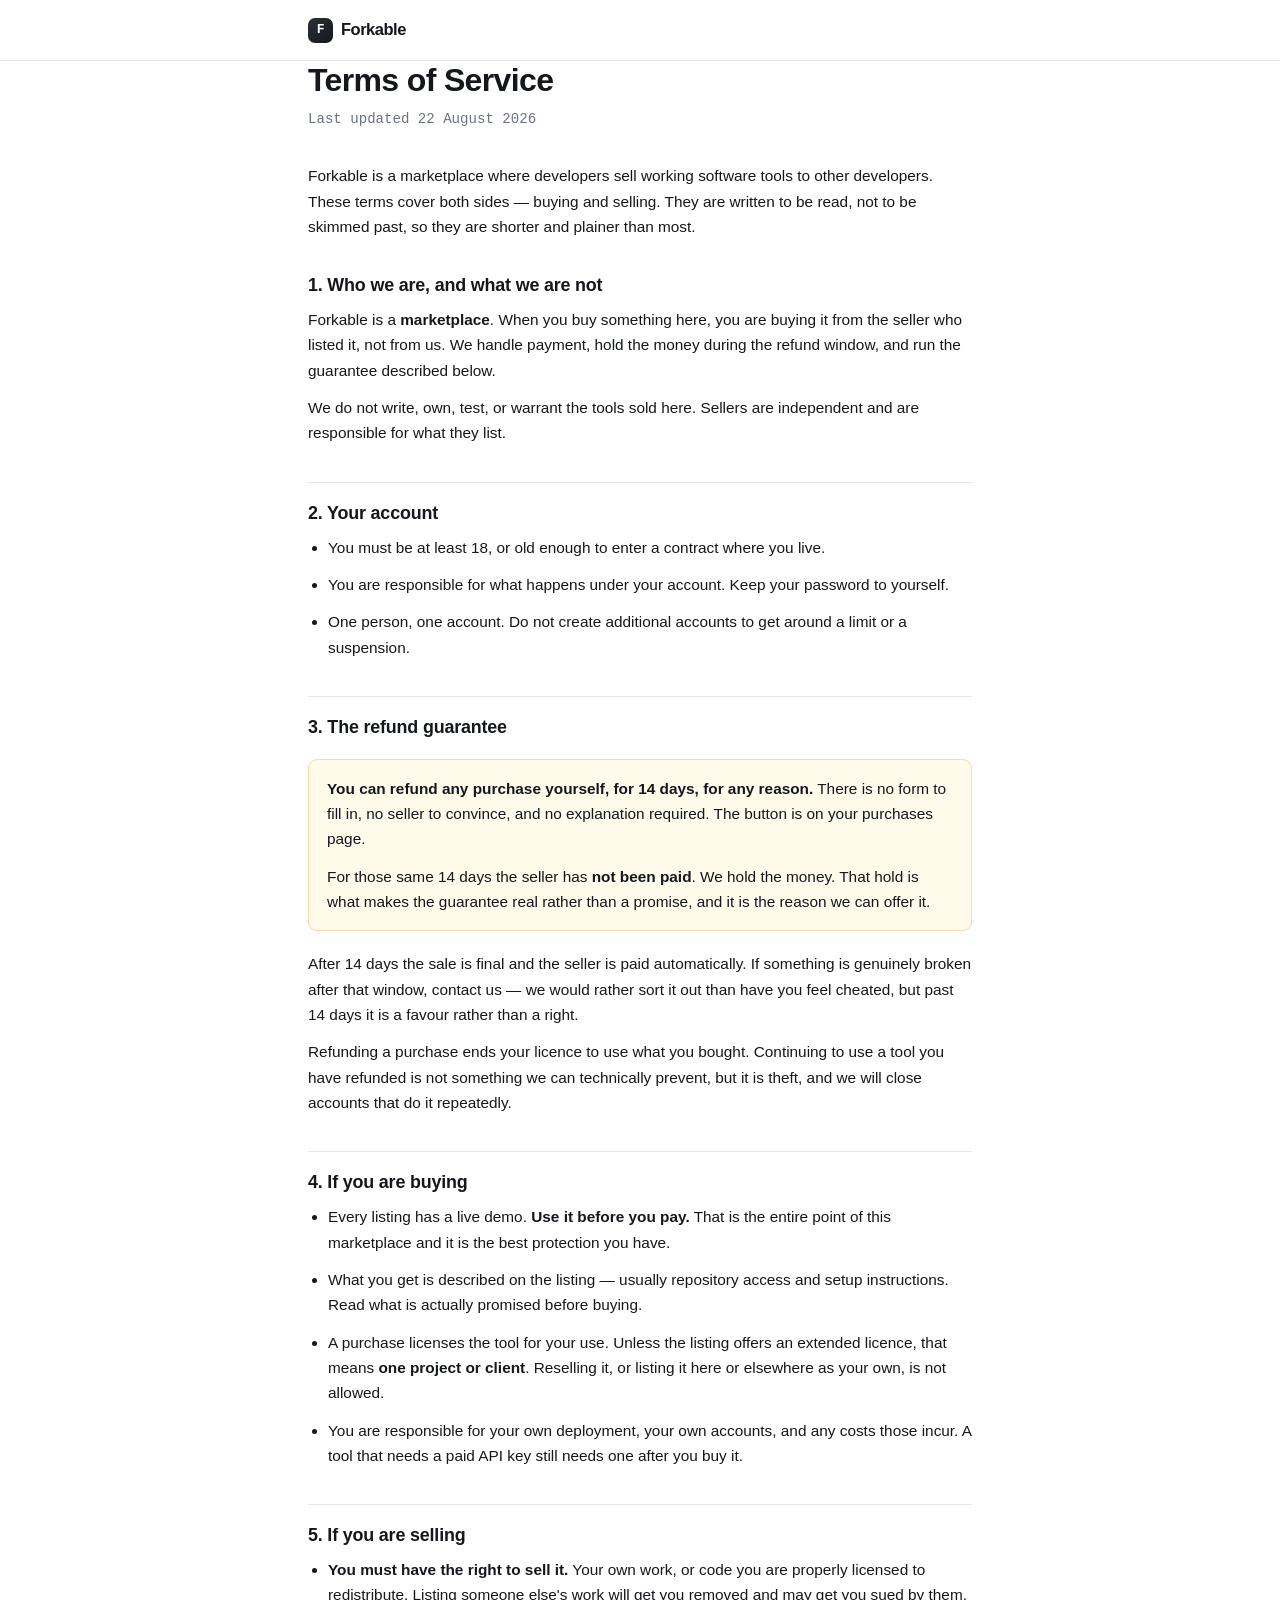
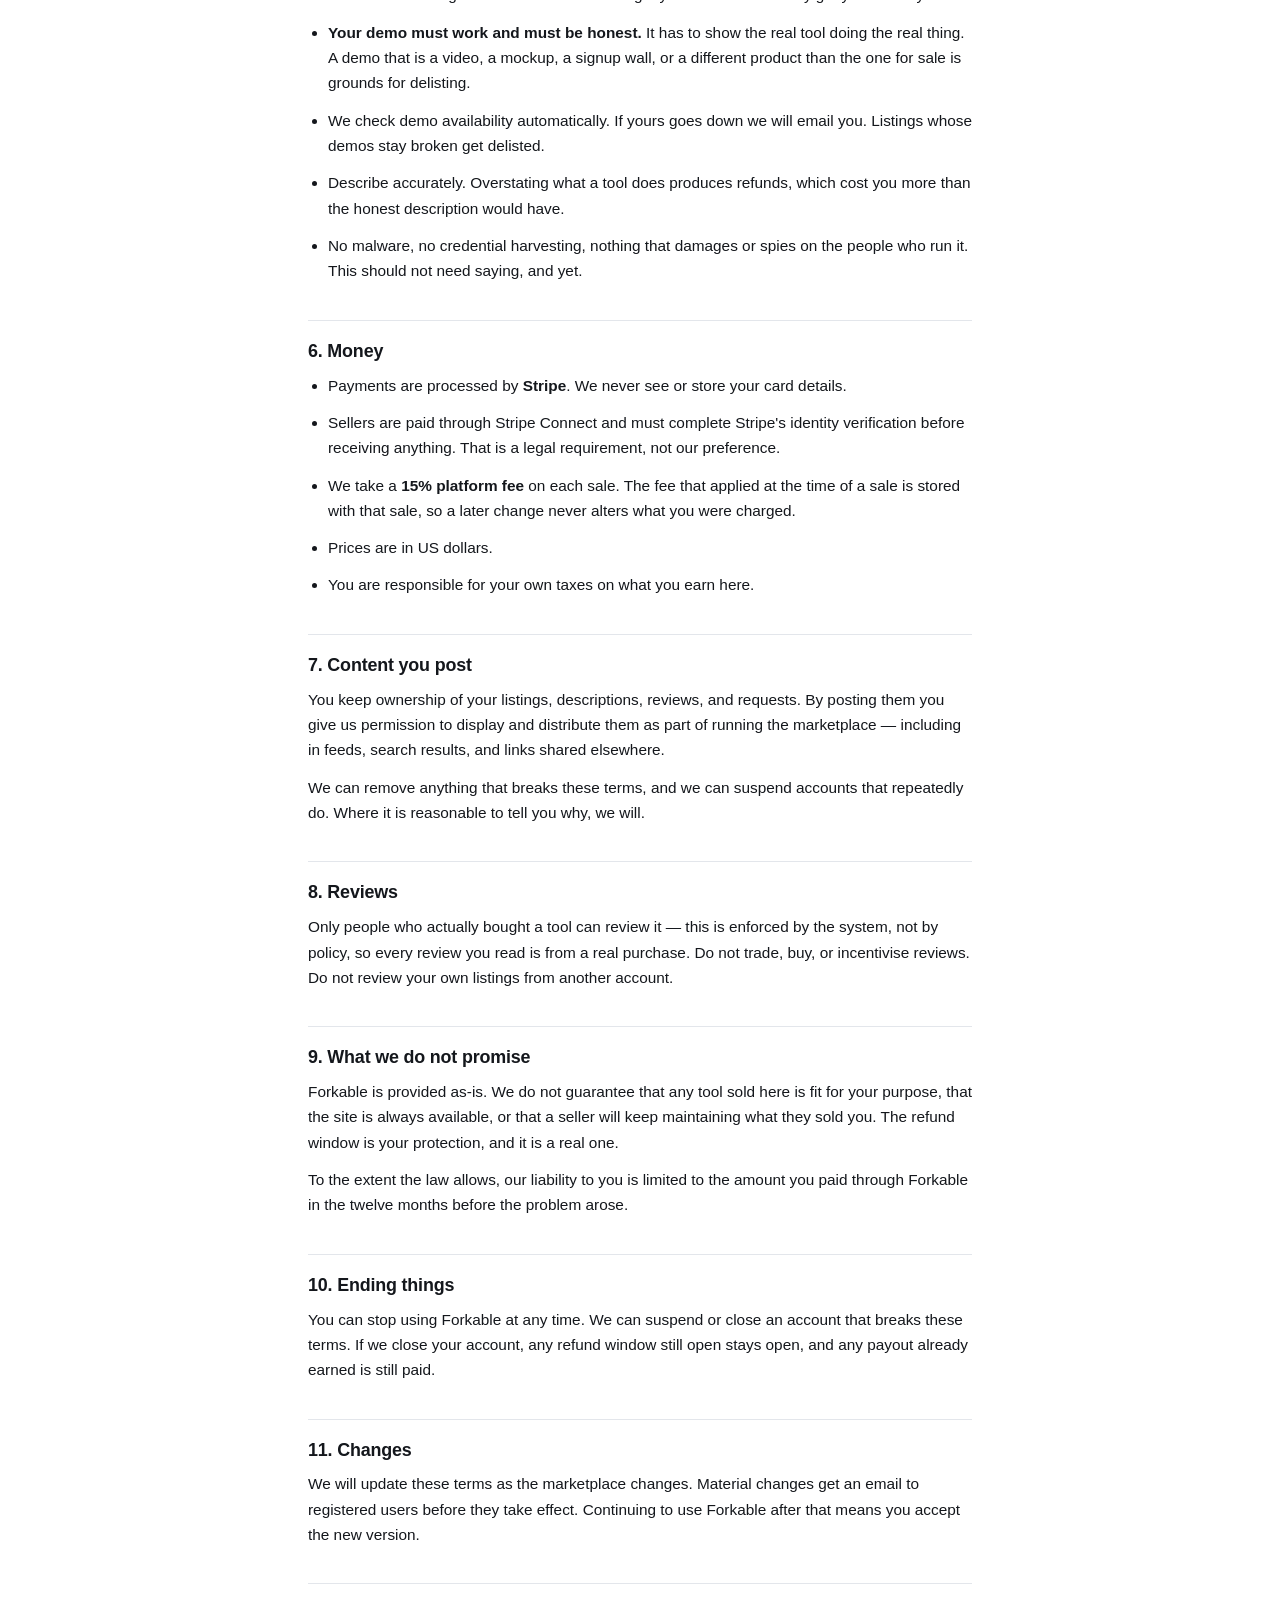
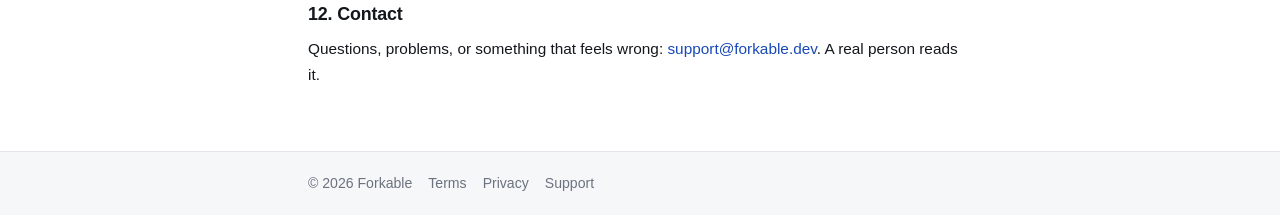
<file: terms.html>
<!doctype html>
<html lang="en">
<head>
<meta charset="utf-8">
<meta name="viewport" content="width=device-width, initial-scale=1">
<title>Terms of Service — Forkable</title>
<meta name="description" content="The rules for buying and selling on Forkable, including the refund guarantee and how seller payouts work.">
<link rel="stylesheet" href="app/theme.css">
<style>
  body { background: var(--bg); color: var(--ink); font-family: var(--sans); margin: 0; line-height: 1.65; }
  .wrap { max-width: 44rem; margin: 0 auto; padding: 0 20px; }
  .site-header { border-bottom: 1px solid var(--border); }
  .header-in { display: flex; align-items: center; height: var(--header-h, 60px); gap: 12px; }
  .brand { display: flex; align-items: center; gap: 8px; text-decoration: none; color: var(--ink); font-weight: 650; }
  .mark {
    width: 26px; height: 26px; border-radius: var(--r-sm, 5px);
    background: var(--accent); color: #fff; display: grid; place-items: center;
    font-weight: 700; font-size: 15px;
  }
  main { padding: 40px 0 80px; }
  h1 { font-size: 2rem; letter-spacing: -.02em; margin: 0 0 8px; text-wrap: balance; }
  .updated { color: var(--muted, #6b7280); font-size: .88rem; margin: 0 0 32px; font-family: var(--mono); }
  h2 {
    font-size: 1.12rem; margin: 36px 0 10px; letter-spacing: -.01em;
    padding-top: 20px; border-top: 1px solid var(--border);
  }
  h2:first-of-type { border-top: none; padding-top: 0; }
  p, li { font-size: .96rem; margin: 0 0 12px; }
  ul { padding-left: 20px; margin: 0 0 16px; }
  strong { font-weight: 650; }
  a { color: var(--link, var(--accent)); }
  .callout {
    background: var(--accent-bg); border: 1px solid var(--accent-line);
    border-radius: var(--r, 8px); padding: 16px 18px; margin: 20px 0;
  }
  .callout p:last-child { margin-bottom: 0; }
  .site-footer { border-top: 1px solid var(--border); padding: 20px 0; font-size: .88rem; color: var(--muted, #6b7280); }
  .footer-in { display: flex; gap: 16px; flex-wrap: wrap; align-items: center; }
  .footer-in a { color: inherit; }
</style>
</head>
<body>

<header class="site-header">
  <div class="wrap header-in">
    <a href="index.html" class="brand"><span class="mark">F</span><span>Forkable</span></a>
  </div>
</header>

<main class="wrap">
  <h1>Terms of Service</h1>
  <p class="updated">Last updated 22 August 2026</p>

  <p>
    Forkable is a marketplace where developers sell working software tools to other
    developers. These terms cover both sides — buying and selling. They are written to be
    read, not to be skimmed past, so they are shorter and plainer than most.
  </p>

  <h2>1. Who we are, and what we are not</h2>
  <p>
    Forkable is a <strong>marketplace</strong>. When you buy something here, you are
    buying it from the seller who listed it, not from us. We handle payment, hold the
    money during the refund window, and run the guarantee described below.
  </p>
  <p>
    We do not write, own, test, or warrant the tools sold here. Sellers are independent
    and are responsible for what they list.
  </p>

  <h2>2. Your account</h2>
  <ul>
    <li>You must be at least 18, or old enough to enter a contract where you live.</li>
    <li>You are responsible for what happens under your account. Keep your password to yourself.</li>
    <li>One person, one account. Do not create additional accounts to get around a limit or a suspension.</li>
  </ul>

  <h2>3. The refund guarantee</h2>
  <div class="callout">
    <p>
      <strong>You can refund any purchase yourself, for 14 days, for any reason.</strong>
      There is no form to fill in, no seller to convince, and no explanation required.
      The button is on your purchases page.
    </p>
    <p>
      For those same 14 days the seller has <strong>not been paid</strong>. We hold the
      money. That hold is what makes the guarantee real rather than a promise, and it is
      the reason we can offer it.
    </p>
  </div>
  <p>
    After 14 days the sale is final and the seller is paid automatically. If something is
    genuinely broken after that window, contact us — we would rather sort it out than have
    you feel cheated, but past 14 days it is a favour rather than a right.
  </p>
  <p>
    Refunding a purchase ends your licence to use what you bought. Continuing to use a
    tool you have refunded is not something we can technically prevent, but it is theft,
    and we will close accounts that do it repeatedly.
  </p>

  <h2>4. If you are buying</h2>
  <ul>
    <li>Every listing has a live demo. <strong>Use it before you pay.</strong> That is the
      entire point of this marketplace and it is the best protection you have.</li>
    <li>What you get is described on the listing — usually repository access and setup
      instructions. Read what is actually promised before buying.</li>
    <li>A purchase licenses the tool for your use. Unless the listing offers an extended
      licence, that means <strong>one project or client</strong>. Reselling it, or listing
      it here or elsewhere as your own, is not allowed.</li>
    <li>You are responsible for your own deployment, your own accounts, and any costs
      those incur. A tool that needs a paid API key still needs one after you buy it.</li>
  </ul>

  <h2>5. If you are selling</h2>
  <ul>
    <li><strong>You must have the right to sell it.</strong> Your own work, or code you
      are properly licensed to redistribute. Listing someone else's work will get you
      removed and may get you sued by them.</li>
    <li><strong>Your demo must work and must be honest.</strong> It has to show the real
      tool doing the real thing. A demo that is a video, a mockup, a signup wall, or a
      different product than the one for sale is grounds for delisting.</li>
    <li>We check demo availability automatically. If yours goes down we will email you.
      Listings whose demos stay broken get delisted.</li>
    <li>Describe accurately. Overstating what a tool does produces refunds, which cost you
      more than the honest description would have.</li>
    <li>No malware, no credential harvesting, nothing that damages or spies on the people
      who run it. This should not need saying, and yet.</li>
  </ul>

  <h2>6. Money</h2>
  <ul>
    <li>Payments are processed by <strong>Stripe</strong>. We never see or store your card
      details.</li>
    <li>Sellers are paid through Stripe Connect and must complete Stripe's identity
      verification before receiving anything. That is a legal requirement, not our
      preference.</li>
    <li>We take a <strong>15% platform fee</strong> on each sale. The fee that applied at
      the time of a sale is stored with that sale, so a later change never alters what you
      were charged.</li>
    <li>Prices are in US dollars.</li>
    <li>You are responsible for your own taxes on what you earn here.</li>
  </ul>

  <h2>7. Content you post</h2>
  <p>
    You keep ownership of your listings, descriptions, reviews, and requests. By posting
    them you give us permission to display and distribute them as part of running the
    marketplace — including in feeds, search results, and links shared elsewhere.
  </p>
  <p>
    We can remove anything that breaks these terms, and we can suspend accounts that
    repeatedly do. Where it is reasonable to tell you why, we will.
  </p>

  <h2>8. Reviews</h2>
  <p>
    Only people who actually bought a tool can review it — this is enforced by the system,
    not by policy, so every review you read is from a real purchase. Do not trade, buy, or
    incentivise reviews. Do not review your own listings from another account.
  </p>

  <h2>9. What we do not promise</h2>
  <p>
    Forkable is provided as-is. We do not guarantee that any tool sold here is fit for your
    purpose, that the site is always available, or that a seller will keep maintaining what
    they sold you. The refund window is your protection, and it is a real one.
  </p>
  <p>
    To the extent the law allows, our liability to you is limited to the amount you paid
    through Forkable in the twelve months before the problem arose.
  </p>

  <h2>10. Ending things</h2>
  <p>
    You can stop using Forkable at any time. We can suspend or close an account that breaks
    these terms. If we close your account, any refund window still open stays open, and any
    payout already earned is still paid.
  </p>

  <h2>11. Changes</h2>
  <p>
    We will update these terms as the marketplace changes. Material changes get an email to
    registered users before they take effect. Continuing to use Forkable after that means
    you accept the new version.
  </p>

  <h2>12. Contact</h2>
  <p>
    Questions, problems, or something that feels wrong: <a href="mailto:support@forkable.dev">support@forkable.dev</a>.
    A real person reads it.
  </p>
</main>

<footer class="site-footer">
  <div class="wrap footer-in">
    <span>© 2026 Forkable</span>
    <a href="terms.html">Terms</a>
    <a href="privacy.html">Privacy</a>
    <a href="mailto:support@forkable.dev">Support</a>
  </div>
</footer>

</body>
</html>
</file>
<file: app/theme.css>
/* Forkable — shared theme.
 *
 * Light, dense, catalog-first. Real marketplaces put products in front of you
 * immediately and use restraint everywhere else: one accent, real shadows, tight
 * type. The previous dark/neon palette read as a side project rather than a place
 * you'd hand a card to.
 *
 * Used by index.html and app.html so the two can't drift apart.
 */

:root {
  --bg: #ffffff;
  --bg-soft: #f6f7f9;
  --bg-sunk: #eceff3;

  --border: #e3e6eb;
  --border-strong: #cdd3dc;

  --ink: #14171c;
  --ink-2: #454c58;
  --ink-3: #6b7482;
  --ink-4: #98a1ae;

  /* One accent. Amber survives from the old palette, but as an accent on white
     rather than a glow on black. */
  --accent: #b45309;
  --accent-bg: #fffbeb;
  --accent-line: #fcd9a5;

  --verified: #067647;
  --verified-bg: #ecfdf3;
  --verified-line: #abefc6;

  --danger: #b42318;
  --danger-bg: #fef3f2;
  --danger-line: #fecdc9;

  --link: #1749b8;

  --shadow-xs: 0 1px 2px rgba(20, 23, 28, .05);
  --shadow-sm: 0 1px 2px rgba(20, 23, 28, .06), 0 1px 3px rgba(20, 23, 28, .04);
  --shadow-md: 0 2px 4px rgba(20, 23, 28, .05), 0 8px 20px rgba(20, 23, 28, .08);
  --shadow-lg: 0 8px 16px rgba(20, 23, 28, .08), 0 24px 48px rgba(20, 23, 28, .12);

  --r-sm: 6px;
  --r: 9px;
  --r-lg: 13px;

  --sans: -apple-system, BlinkMacSystemFont, "Segoe UI", Inter, Roboto, Helvetica, Arial, sans-serif;
  --mono: ui-monospace, SFMono-Regular, "SF Mono", Menlo, Consolas, monospace;

  --header-h: 60px;
}

* { box-sizing: border-box; }

html { -webkit-text-size-adjust: 100%; overflow-x: clip; }

body {
  margin: 0;
  background: var(--bg);
  color: var(--ink);
  font-family: var(--sans);
  font-size: 15px;
  line-height: 1.55;
  -webkit-font-smoothing: antialiased;
  -moz-osx-font-smoothing: grayscale;
  overflow-x: clip;
}

h1, h2, h3, h4 { margin: 0; line-height: 1.22; letter-spacing: -.021em; font-weight: 650; }
h1 { font-size: 30px; letter-spacing: -.028em; }
h2 { font-size: 21px; }
h3 { font-size: 16px; }
p { margin: 0; }
a { color: inherit; text-decoration: none; }
img { max-width: 100%; display: block; }

:focus-visible { outline: 2px solid var(--link); outline-offset: 2px; border-radius: 3px; }

.wrap { max-width: 1200px; margin: 0 auto; padding: 0 24px; }
@media (max-width: 620px) { .wrap { padding: 0 16px; } }

.mono { font-family: var(--mono); }
.muted { color: var(--ink-3); }
.spacer { margin-left: auto; }

/* ---------------------------------------------------------------- header */
.site-header {
  position: sticky; top: 0; z-index: 60;
  background: rgba(255, 255, 255, .92);
  backdrop-filter: saturate(180%) blur(12px);
  border-bottom: 1px solid var(--border);
}
.header-in { display: flex; align-items: center; gap: 20px; height: var(--header-h); }

.brand { display: flex; align-items: center; gap: 9px; font-weight: 680; font-size: 16.5px; letter-spacing: -.03em; flex: 0 0 auto; }
.brand .mark {
  width: 25px; height: 25px; border-radius: 7px; flex: 0 0 auto;
  background: linear-gradient(140deg, #2b3038, #14171c);
  color: #fff; display: grid; place-items: center;
  font-family: var(--mono); font-size: 13px; font-weight: 700;
}

/* Search living in the header is the strongest "this is a marketplace" signal. */
.header-search { position: relative; flex: 1 1 auto; max-width: 460px; }
.header-search input {
  width: 100%; height: 36px; padding: 0 34px 0 34px;
  background: var(--bg-soft); border: 1px solid var(--border);
  border-radius: var(--r-sm); font-size: 14px; color: var(--ink); font-family: var(--sans);
}
.header-search input::placeholder { color: var(--ink-4); }
.header-search input:focus { outline: none; background: #fff; border-color: var(--border-strong); box-shadow: var(--shadow-xs); }
.header-search .icon { position: absolute; left: 11px; top: 50%; transform: translateY(-50%); color: var(--ink-4); font-size: 13px; pointer-events: none; }
.header-search .kbd-hint { position: absolute; right: 8px; top: 50%; transform: translateY(-50%); pointer-events: none; }
@media (max-width: 860px) { .header-search { display: none; } }

.header-nav { display: flex; align-items: center; gap: 4px; }
.header-nav a {
  padding: 7px 11px; border-radius: var(--r-sm); font-size: 14px; color: var(--ink-2); font-weight: 500;
}
.header-nav a:hover { background: var(--bg-soft); color: var(--ink); }
.header-nav a.on { color: var(--ink); background: var(--bg-sunk); }

/* General utility, not just for nav links — the account name uses it too. */
@media (max-width: 760px) { .hide-sm { display: none !important; } }

/* Below the search breakpoint the header can't fit on one line, so let it wrap
   into two rows instead of silently pushing the whole page sideways. */
@media (max-width: 700px) {
  .header-in { flex-wrap: wrap; height: auto; min-height: var(--header-h); padding: 9px 0; gap: 10px; }
  .brand { margin-right: auto; }
  .header-nav { gap: 2px; }
  .header-nav a { padding: 6px 9px; font-size: 13.5px; }
  #nav-links { order: 3; width: 100%; border-top: 1px solid var(--border); padding-top: 7px; }
}
@media (max-width: 380px) { .brand .brand-text { display: none; } }

/* Phones: keep the catalog, drop the squeeze. Desktop rules above this
   breakpoint are unchanged. */
@media (max-width: 760px) {
  .header-in {
    flex-wrap: wrap;
    height: auto;
    min-height: var(--header-h);
    padding: 10px 0 12px;
    gap: 8px 10px;
  }
  .brand { margin-right: auto; }
  .header-nav {
    width: 100%;
    justify-content: flex-end;
    flex-wrap: wrap;
    gap: 6px;
  }
  .header-nav .btn { margin-left: 0 !important; }
  .header-nav a { min-height: 40px; display: inline-flex; align-items: center; }

  .grid { grid-template-columns: 1fr; gap: 14px; }

  /* iOS zooms any input under 16px on focus — that looks like the page broke. */
  input, textarea, select { font-size: 16px; }

  .row { flex-wrap: wrap; }
  .row > input, .row > .grow { min-width: 0; flex: 1 1 180px; }
  .row > .btn { flex: 1 1 100%; height: 44px; }

  .site-footer { padding: 22px 0; margin-top: 36px; }
  .footer-in { flex-direction: column; align-items: flex-start; gap: 10px; }
  .footer-in .spacer { display: none; }
}

/* ---------------------------------------------------------------- buttons */
.btn {
  display: inline-flex; align-items: center; justify-content: center; gap: 7px;
  height: 38px; padding: 0 16px; border-radius: var(--r-sm);
  font-family: var(--sans); font-size: 14px; font-weight: 550; line-height: 1;
  border: 1px solid transparent; cursor: pointer; white-space: nowrap;
  transition: background .13s, border-color .13s, box-shadow .13s, transform .06s;
}
.btn:active { transform: translateY(.5px); }
.btn:disabled { opacity: .5; cursor: not-allowed; }

.btn-primary { background: var(--ink); color: #fff; box-shadow: var(--shadow-xs); }
.btn-primary:hover:not(:disabled) { background: #262b33; }

.btn-accent { background: var(--accent); color: #fff; box-shadow: var(--shadow-xs); }
.btn-accent:hover:not(:disabled) { background: #a04a08; }

.btn-secondary { background: #fff; color: var(--ink); border-color: var(--border-strong); box-shadow: var(--shadow-xs); }
.btn-secondary:hover:not(:disabled) { background: var(--bg-soft); }

.btn-quiet { background: transparent; color: var(--ink-2); border-color: var(--border); }
.btn-quiet:hover:not(:disabled) { background: var(--bg-soft); color: var(--ink); }

.btn-danger { background: #fff; color: var(--danger); border-color: var(--danger-line); }
.btn-danger:hover:not(:disabled) { background: var(--danger-bg); }

.btn-sm { height: 32px; padding: 0 12px; font-size: 13px; }
.btn-lg { height: 44px; padding: 0 22px; font-size: 15px; }
.btn-block { width: 100%; }

kbd {
  font-family: var(--mono); font-size: 10.5px; color: var(--ink-3);
  background: #fff; border: 1px solid var(--border);
  border-bottom-width: 2px; border-radius: 4px; padding: 1px 5px;
}

/* ---------------------------------------------------------------- badges */
.badge {
  display: inline-flex; align-items: center; gap: 5px;
  font-size: 12px; font-weight: 500; line-height: 1;
  padding: 4px 8px; border-radius: 5px;
  background: var(--bg-soft); color: var(--ink-2); border: 1px solid var(--border);
}
.badge-live { background: var(--verified-bg); color: var(--verified); border-color: var(--verified-line); }
.badge-accent { background: var(--accent-bg); color: var(--accent); border-color: var(--accent-line); }
.badge-danger { background: var(--danger-bg); color: var(--danger); border-color: var(--danger-line); }
.badge .dot { width: 5px; height: 5px; border-radius: 50%; background: currentColor; }

.tag {
  display: inline-block; font-family: var(--mono); font-size: 11px;
  color: var(--ink-3); background: var(--bg-soft);
  border: 1px solid var(--border); border-radius: 4px; padding: 2px 6px;
}
a.tag:hover { color: var(--ink); border-color: var(--border-strong); background: #fff; }

/* ---------------------------------------------------------------- product cards */
.grid {
  display: grid; gap: 18px;
  grid-template-columns: repeat(auto-fill, minmax(258px, 1fr));
}

.card {
  display: flex; flex-direction: column;
  background: #fff; border: 1px solid var(--border); border-radius: var(--r);
  overflow: hidden; box-shadow: var(--shadow-xs);
  transition: box-shadow .16s, border-color .16s, transform .16s;
}
a.card:hover { box-shadow: var(--shadow-md); border-color: var(--border-strong); transform: translateY(-2px); }

/* A product tile needs a picture. We don't have screenshots, so each listing gets a
   stable generated cover keyed off its id — it reads as a thumbnail instead of a
   wall of text, and never 404s. */
.cover {
  position: relative; aspect-ratio: 16 / 9;
  background:
    linear-gradient(135deg, hsl(var(--h, 30) 58% 95%), hsl(calc(var(--h, 30) + 38) 52% 89%));
  border-bottom: 1px solid var(--border);
  display: grid; place-items: center; overflow: hidden;
}
.cover::after {
  content: ""; position: absolute; inset: 0;
  background-image: linear-gradient(hsl(var(--h,30) 30% 40% / .07) 1px, transparent 1px),
                    linear-gradient(90deg, hsl(var(--h,30) 30% 40% / .07) 1px, transparent 1px);
  background-size: 22px 22px;
}
.cover .monogram {
  position: relative; z-index: 1;
  font-family: var(--mono); font-size: 26px; font-weight: 700; letter-spacing: -.04em;
  color: hsl(var(--h, 30) 42% 32%);
}
.cover .cover-badge { position: absolute; z-index: 2; left: 10px; top: 10px; }
.cover .cover-cat {
  position: absolute; z-index: 2; right: 10px; bottom: 10px;
  font-size: 11px; font-weight: 500; color: hsl(var(--h, 30) 35% 34%);
  background: rgba(255, 255, 255, .82); border-radius: 4px; padding: 3px 7px;
}

.card-body { padding: 14px 15px 0; flex: 1; }
.card-body h3 { font-size: 15px; margin-bottom: 5px; }
.card-body .card-desc {
  font-size: 13.5px; color: var(--ink-3); margin-bottom: 11px;
  display: -webkit-box; -webkit-line-clamp: 2; -webkit-box-orient: vertical; overflow: hidden;
}
.card-foot {
  display: flex; align-items: center; gap: 10px;
  padding: 11px 15px; border-top: 1px solid var(--border); margin-top: 12px;
}
.price { font-size: 15.5px; font-weight: 650; letter-spacing: -.02em; }
.seller-inline { display: flex; align-items: center; gap: 6px; font-size: 12.5px; color: var(--ink-3); }

.avatar {
  width: 20px; height: 20px; border-radius: 50%; flex: 0 0 auto;
  background: linear-gradient(140deg, #3a414c, #14171c); color: #fff;
  display: grid; place-items: center; font-size: 10px; font-weight: 650; font-family: var(--sans);
}
.avatar-lg { width: 52px; height: 52px; border-radius: 11px; font-size: 21px; }

/* ---------------------------------------------------------------- stars */
.stars { display: inline-flex; align-items: center; gap: 3px; font-size: 12.5px; color: var(--ink-3); }
.stars .s { color: #d8dce2; letter-spacing: -1.5px; font-size: 13px; }
.stars .s b { color: #e8a33d; font-weight: 400; }
.stars .val { font-weight: 600; color: var(--ink-2); }
.stars.none { color: var(--ink-4); font-size: 12px; }

/* ---------------------------------------------------------------- forms */
label {
  display: block; font-size: 13px; font-weight: 550; color: var(--ink-2); margin-bottom: 6px;
}
input, textarea, select {
  width: 100%; font-family: var(--sans); font-size: 14.5px; color: var(--ink);
  background: #fff; border: 1px solid var(--border-strong); border-radius: var(--r-sm);
  padding: 9px 12px;
}
select { height: 38px; padding: 0 10px; }
input:focus, textarea:focus, select:focus {
  outline: none; border-color: #8a94a3; box-shadow: 0 0 0 3px rgba(23, 73, 184, .1);
}
input::placeholder, textarea::placeholder { color: var(--ink-4); }
textarea { min-height: 92px; resize: vertical; }
textarea.code { font-family: var(--mono); font-size: 13px; }
.field { margin-bottom: 16px; }
.hint { font-size: 12.5px; color: var(--ink-3); margin-top: 5px; }
.row { display: flex; gap: 8px; align-items: flex-start; }
.row > input, .row > .grow { flex: 1; }
.two { display: grid; grid-template-columns: 1fr 1fr; gap: 14px; }
@media (max-width: 620px) { .two { grid-template-columns: 1fr; } }

.msg { font-size: 13.5px; margin-top: 10px; min-height: 18px; color: var(--ink-3); }
.msg.ok { color: var(--verified); }
.msg.err { color: var(--danger); }

/* ---------------------------------------------------------------- panels */
.panel { background: #fff; border: 1px solid var(--border); border-radius: var(--r); box-shadow: var(--shadow-xs); }
.panel-pad { padding: 22px; }

.notice { border: 1px solid var(--border); background: var(--bg-soft); border-radius: var(--r); padding: 15px 17px; font-size: 14px; color: var(--ink-2); }
.notice > b { display: block; color: var(--ink); margin-bottom: 3px; font-weight: 600; }
.notice.warn { background: var(--accent-bg); border-color: var(--accent-line); color: #7a4708; }
.notice.warn b { color: var(--accent); }
.notice.ok { background: var(--verified-bg); border-color: var(--verified-line); color: #05603a; }
.notice.ok b { color: var(--verified); }

.empty {
  border: 1px dashed var(--border-strong); border-radius: var(--r-lg);
  padding: 46px 24px; text-align: center; background: var(--bg-soft);
}
.empty h3 { margin-bottom: 6px; }
.empty p { color: var(--ink-3); margin-bottom: 16px; font-size: 14px; }

/* ---------------------------------------------------------------- footer */
.site-footer {
  border-top: 1px solid var(--border); background: var(--bg-soft);
  padding: 30px 0; margin-top: 64px; font-size: 13px; color: var(--ink-3);
}
.footer-in { display: flex; gap: 16px; flex-wrap: wrap; align-items: center; }

/* Footer legal links. Required on every page that takes money or collects an
   email — Stripe asks for them before live mode, and a marketplace with no
   visible terms reads as untrustworthy to exactly the audience we want. */
.legal-links { display: inline-flex; gap: 14px; flex-wrap: wrap; }
.legal-links a { color: inherit; text-decoration: none; border-bottom: 1px solid transparent; }
.legal-links a:hover { border-bottom-color: currentColor; }
</file>
